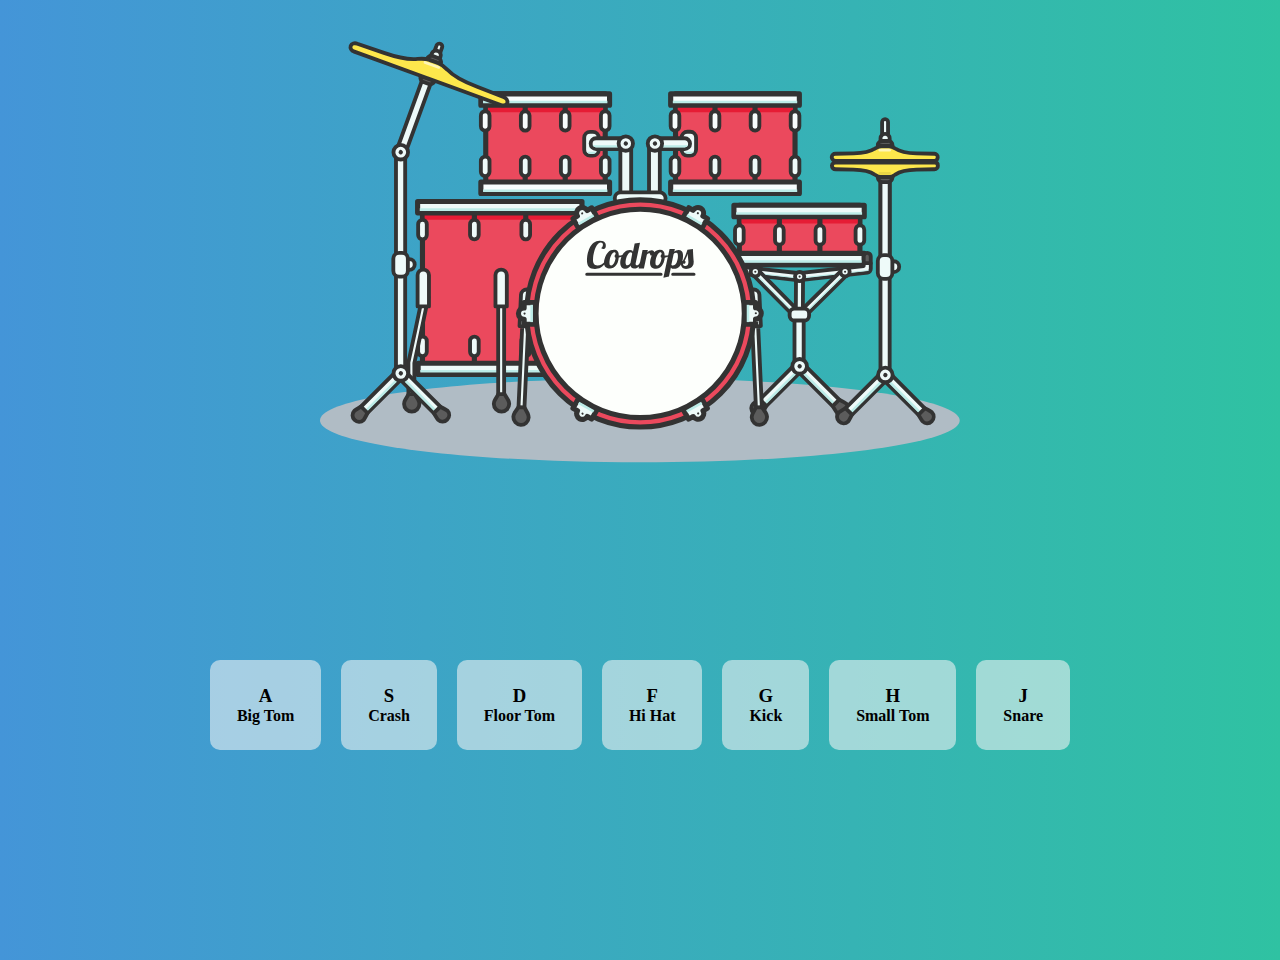
<file: 01-drum-kit/index.html>
<!DOCTYPE html>
<html lang="en">
  <head>
    <meta charset="UTF-8" />
    <meta name="viewport" content="width=device-width, initial-scale=1.0" />
    <meta http-equiv="X-UA-Compatible" content="ie=edge" />
    <title>Drum Kit</title>
    <link rel="stylesheet" href="./style.css" />
  </head>
  <body>
        <div id="container-drums" class="container-drums">
                <svg version="1.1" xmlns="http://www.w3.org/2000/svg" viewbox="0 0 1000 790" preserveAspectRatio="xMidYMid meet">
                    <g id="Drums">
                        <path id="Drum-Shadow" d="M999.77,656.9c0,36.16-223.73,65.48-499.77,65.48S0.23,693.06.23,656.9,224,591.42,500,591.42,999.77,620.65,999.77,656.9Z" transform="translate(-0.23)" fill="#b0bcc5"/>
                        <g id="Snare" data-key="74">
                            <g id="Snare-Drum">
                                <path d="M655.47,320.79H843.88v92.94H655.47V320.79Z" transform="translate(-0.23)" fill="#eb495d" stroke="#333" stroke-linecap="round" stroke-linejoin="round" stroke-width="8"/>
                                <path d="M840.5,345.29H658.84" transform="translate(-0.23)" fill="none" stroke="#e61c35" stroke-miterlimit="10" stroke-width="8"/>
                                <g>
                                    <path d="M662.22,375.71a6.76,6.76,0,1,1-13.52,0v-16.9a6.76,6.76,0,1,1,13.52,0v16.9Zm188.42,0a6.76,6.76,0,1,1-13.52,0v-16.9a6.76,6.76,0,1,1,13.52,0v16.9Z" transform="translate(-0.23)" fill="#eefaf9" stroke="#333" stroke-linecap="round" stroke-linejoin="round" stroke-width="6"/>
                                    <path d="M718,393.45v-11m0-30.42v-11" transform="translate(-0.23)" fill="none" stroke="#333" stroke-linecap="round" stroke-linejoin="round" stroke-width="8"/>
                                    <path d="M724.75,375.71a6.76,6.76,0,0,1-13.52,0v-16.9a6.76,6.76,0,0,1,13.52,0v16.9Z" transform="translate(-0.23)" fill="#eefaf9" stroke="#333" stroke-linecap="round" stroke-linejoin="round" stroke-width="6"/>
                                    <g>
                                        <path d="M781.36,393.45v-11m0-30.42v-11" transform="translate(-0.23)" fill="none" stroke="#333" stroke-linecap="round" stroke-linejoin="round" stroke-width="8"/>
                                        <path d="M788.12,375.71a6.76,6.76,0,0,1-13.52,0v-16.9a6.76,6.76,0,0,1,13.52,0v16.9Z" transform="translate(-0.23)" fill="#eefaf9" stroke="#333" stroke-linecap="round" stroke-linejoin="round" stroke-width="6"/>
                                    </g>
                                </g>
                                <path d="M647,320.79H850.64v17.74H647V320.79Zm0,75.2H850.64v17.74H647V396Z" transform="translate(-0.23)" fill="#eefaf9" stroke="#333" stroke-linecap="round" stroke-linejoin="round" stroke-width="8"/>
                                <path d="M650.4,333.46H847.26M650.4,408.66H847.26" transform="translate(-0.23)" fill="none" stroke="#bcece8" stroke-miterlimit="10" stroke-width="4"/>
                            </g>
                            <g id="Snare-Stand">
                                <path d="M741.65,491.46H756v80.27H741.65V491.46Z" transform="translate(-0.23)" fill="#eefaf9" stroke="#333" stroke-linecap="round" stroke-linejoin="round" stroke-width="6"/>
                                <g>
                                    <path d="M811.18,634.25a7.14,7.14,0,0,1-10.22-.08L744.6,577.81a7.17,7.17,0,1,1,10.14-10.14L811.1,624A7.29,7.29,0,0,1,811.18,634.25Z" transform="translate(-0.23)" fill="#eefaf9" stroke="#333" stroke-linecap="round" stroke-linejoin="round" stroke-width="6"/>
                                    <path d="M804.42,631.55l-56.78-56.78" transform="translate(-0.23)" fill="none" stroke="#bcece8" stroke-miterlimit="10" stroke-width="4"/>
                                    <path d="M811.52,624.45l-10.14,10.14s5.41,9.13,6.76,10.48c4,4,10.05,3.63,14-.34s4.31-10.05.42-14C821.24,629.52,811.52,624.45,811.52,624.45Z" transform="translate(-0.23)" fill="#5c5c5c" stroke="#333" stroke-linecap="round" stroke-linejoin="round" stroke-width="6"/>
                                </g>
                                <g>
                                    <path d="M687.91,634a7.14,7.14,0,0,1,.08-10.22l56.36-56.36a7.17,7.17,0,1,1,10.14,10.14l-56.36,56.36A7.14,7.14,0,0,1,687.91,634Z" transform="translate(-0.23)" fill="#eefaf9" stroke="#333" stroke-linecap="round" stroke-linejoin="round" stroke-width="6"/>
                                    <path d="M694.84,631.55l54.75-54.84" transform="translate(-0.23)" fill="none" stroke="#bcece8" stroke-miterlimit="10" stroke-width="4"/>
                                    <path d="M697.63,634.34L687.49,624.2S678.36,629.61,677,631c-4,4-3.63,10.05.34,14s10.05,4.31,14,.42C692.56,644.14,697.63,634.34,697.63,634.34Z" transform="translate(-0.23)" fill="#5c5c5c" stroke="#333" stroke-linecap="round" stroke-linejoin="round" stroke-width="6"/>
                                </g>
                                <path d="M738.27,572.41a11.41,11.41,0,1,1,11.41,11.41A11.36,11.36,0,0,1,738.27,572.41Z" transform="translate(-0.23)" fill="#eefaf9" stroke="#333" stroke-linecap="round" stroke-linejoin="round" stroke-width="6"/>
                                <path d="M751.7,569.62a3.39,3.39,0,1,0,.76,4.73A3.38,3.38,0,0,0,751.7,569.62Z" transform="translate(-0.23)" fill="#333"/>
                                <g>
                                    <path d="M647.86,400.72a5.49,5.49,0,1,0-11,0V411.2h11V400.72Z" transform="translate(-0.23)" fill="#5c5c5c" stroke="#333" stroke-linecap="round" stroke-linejoin="round" stroke-width="6"/>
                                    <path d="M647.86,415.67V411.2h-11v8.45c0,3,2.11,6,5.15,6.34l103.33,11.49,1-10.9-98.52-10.9h0Z" transform="translate(-0.23)" fill="#eefaf9" stroke="#333" stroke-linecap="round" stroke-linejoin="round" stroke-width="6"/>
                                    <path d="M642.54,423.53l100.38,11.24,0.17-1.69L640.34,421.59a2.86,2.86,0,0,0,2.2,1.94h0Z" transform="translate(-0.23)" fill="#bcece8"/>
                                    <g>
                                        <path d="M860.78,411.2h-11v4.48l-96.91,10.81,1.35,10.9L856.13,426c3-.34,4.73-3.38,4.73-6.34V411.2h-0.08Z" transform="translate(-0.23)" fill="#eefaf9" stroke="#333" stroke-linecap="round" stroke-linejoin="round" stroke-width="6"/>
                                        <path d="M756.35,432.91l0.17,1.69L856,423.53a2.88,2.88,0,0,0,2.11-1.61Z" transform="translate(-0.23)" fill="#bcece8"/>
                                        <path d="M860.78,400.72a5.49,5.49,0,1,0-11,0V411.2h11V400.72Z" transform="translate(-0.23)" fill="#5c5c5c" stroke="#333" stroke-linecap="round" stroke-linejoin="round" stroke-width="6"/>
                                    </g>
                                    <g>
                                        <path d="M744,432.3l11,0.06-0.36,63.37-11-.06Z" transform="translate(-0.23)" fill="#eefaf9" stroke="#333" stroke-linecap="round" stroke-linejoin="round" stroke-width="6"/>
                                        <circle cx="749.44" cy="432.15" r="7.18" fill="#eefaf9" stroke="#333" stroke-linecap="round" stroke-linejoin="round" stroke-width="6"/>
                                        <circle cx="749.44" cy="432.15" r="1.69" fill="#333"/>
                                        <g>
                                            <path d="M823.86,421.84a5.48,5.48,0,0,0-7.77-.08l-70.8,70,7.69,7.77,70.8-70A5.38,5.38,0,0,0,823.86,421.84Z" transform="translate(-0.23)" fill="#eefaf9" stroke="#333" stroke-linecap="round" stroke-linejoin="round" stroke-width="6"/>
                                            <path d="M815.83,432.32l-54.67,54.07" transform="translate(-0.23)" fill="none" stroke="#bcece8" stroke-miterlimit="10" stroke-width="2"/>
                                            <circle cx="820.42" cy="424.55" r="7.18" fill="#eefaf9" stroke="#333" stroke-linecap="round" stroke-linejoin="round" stroke-width="6"/>
                                            <circle cx="820.42" cy="424.55" r="1.69" fill="#333"/>
                                        </g>
                                        <g>
                                            <path d="M676.25,421a5.48,5.48,0,0,0-.08,7.77l70,70.8,7.77-7.69-70-70.8a5.38,5.38,0,0,0-7.69-.08h0Z" transform="translate(-0.23)" fill="#eefaf9" stroke="#333" stroke-linecap="round" stroke-linejoin="round" stroke-width="6"/>
                                            <path d="M679.71,427.25l58.55,59.14" transform="translate(-0.23)" fill="none" stroke="#bcece8" stroke-miterlimit="10" stroke-width="2"/>
                                            <circle cx="680.16" cy="424.55" r="7.18" fill="#eefaf9" stroke="#333" stroke-linecap="round" stroke-linejoin="round" stroke-width="6"/>
                                            <circle cx="680.16" cy="424.55" r="1.69" fill="#333"/>
                                        </g>
                                    </g>
                                    <path d="M764.46,493.24a7.54,7.54,0,0,1-7.52,7.52H741.56a7.54,7.54,0,0,1-7.52-7.52v-3.55a7.54,7.54,0,0,1,7.52-7.52h15.38a7.54,7.54,0,0,1,7.52,7.52v3.55Z" transform="translate(-0.23)" fill="#eefaf9" stroke="#333" stroke-linecap="round" stroke-linejoin="round" stroke-width="6"/>
                                </g>
                            </g>
                        </g>
                        <g id="Floor-Tom" data-key="68">
                            <g id="Floor-Tom-Drum">
                                <path d="M160.34,314.87H402.83V585.25H160.34V314.87Z" transform="translate(-0.23)" fill="#eb495d" stroke="#333" stroke-linecap="round" stroke-linejoin="round" stroke-width="8"/>
                                <path d="M399.45,339.38H163.72" transform="translate(-0.23)" fill="none" stroke="#e61c35" stroke-miterlimit="10" stroke-width="8"/>
                                <g>
                                    <path d="M167.1,367.26a6.76,6.76,0,0,1-13.52,0v-16.9a6.76,6.76,0,0,1,13.52,0v16.9Zm242.49,0a6.76,6.76,0,1,1-13.52,0v-16.9a6.76,6.76,0,0,1,13.52,0v16.9Z" transform="translate(-0.23)" fill="#eefaf9" stroke="#333" stroke-linecap="round" stroke-linejoin="round" stroke-width="6"/>
                                    <path d="M241.45,343.6v-11" transform="translate(-0.23)" fill="none" stroke="#333" stroke-linecap="round" stroke-linejoin="round" stroke-width="8"/>
                                    <path d="M248.21,367.26a6.76,6.76,0,1,1-13.52,0v-16.9a6.76,6.76,0,0,1,13.52,0v16.9Z" transform="translate(-0.23)" fill="#eefaf9" stroke="#333" stroke-linecap="round" stroke-linejoin="round" stroke-width="6"/>
                                    <g>
                                        <path d="M321.72,343.6v-11" transform="translate(-0.23)" fill="none" stroke="#333" stroke-linecap="round" stroke-linejoin="round" stroke-width="8"/>
                                        <path d="M328.48,367.26a6.76,6.76,0,1,1-13.52,0v-16.9a6.76,6.76,0,0,1,13.52,0v16.9Z" transform="translate(-0.23)" fill="#eefaf9" stroke="#333" stroke-linecap="round" stroke-linejoin="round" stroke-width="6"/>
                                    </g>
                                </g>
                                <path d="M152.74,314.87H409.59v17.74H152.74V314.87Z" transform="translate(-0.23)" fill="#eefaf9" stroke="#333" stroke-linecap="round" stroke-linejoin="round" stroke-width="8"/>
                                <path d="M156.12,327.55h250.1" transform="translate(-0.23)" fill="none" stroke="#bcece8" stroke-miterlimit="10" stroke-width="4"/>
                                <g>
                                    <g>
                                        <path d="M409.59,549.76a6.76,6.76,0,1,1-13.52,0v-16.9a6.76,6.76,0,0,1,13.52,0v16.9Zm-242.49,0a6.76,6.76,0,0,1-13.52,0v-16.9a6.76,6.76,0,0,1,13.52,0v16.9Z" transform="translate(-0.23)" fill="#eefaf9" stroke="#333" stroke-linecap="round" stroke-linejoin="round" stroke-width="6"/>
                                        <path d="M321.72,556.52v11" transform="translate(-0.23)" fill="none" stroke="#333" stroke-linecap="round" stroke-linejoin="round" stroke-width="8"/>
                                        <path d="M328.48,549.76a6.76,6.76,0,1,1-13.52,0v-16.9a6.76,6.76,0,0,1,13.52,0v16.9Z" transform="translate(-0.23)" fill="#eefaf9" stroke="#333" stroke-linecap="round" stroke-linejoin="round" stroke-width="6"/>
                                        <g>
                                            <path d="M241.45,556.52v11" transform="translate(-0.23)" fill="none" stroke="#333" stroke-linecap="round" stroke-linejoin="round" stroke-width="8"/>
                                            <path d="M248.21,549.76a6.76,6.76,0,1,1-13.52,0v-16.9a6.76,6.76,0,0,1,13.52,0v16.9Z" transform="translate(-0.23)" fill="#eefaf9" stroke="#333" stroke-linecap="round" stroke-linejoin="round" stroke-width="6"/>
                                        </g>
                                    </g>
                                    <path d="M153.58,567.51H410.44v17.74H153.58V567.51Z" transform="translate(-0.23)" fill="#eefaf9" stroke="#333" stroke-linecap="round" stroke-linejoin="round" stroke-width="8"/>
                                    <path d="M157,580.18h250.1" transform="translate(-0.23)" fill="none" stroke="#bcece8" stroke-miterlimit="10" stroke-width="4"/>
                                </g>
                            </g>
                            <g id="Floor-Tom-Legs">
                                <path d="M147.92,521.71l-9.55,44.53v64.38a4.73,4.73,0,0,0,4.65,4.82,4.67,4.67,0,0,0,4.65-4.82V567.25l9.55-44.53,9.38-44.53,3-14-9.21-1.86-12.42,59.4h0Z" transform="translate(-0.23)" fill="#eefaf9" stroke="#333" stroke-linecap="round" stroke-linejoin="round" stroke-width="6"/>
                                <path d="M153.92,625l-5.75-9.29h-9.29L133.3,625a11.43,11.43,0,0,0-1.69,6.17,12,12,0,0,0,12,12,12.13,12.13,0,0,0,12-12.17,14.12,14.12,0,0,0-1.69-6h0Z" transform="translate(-0.23)" fill="#5c5c5c" stroke="#333" stroke-linecap="round" stroke-linejoin="round" stroke-width="6"/>
                                <path d="M170.48,429.78a8.88,8.88,0,0,0-17.74,0v49h17.74v-49Z" transform="translate(-0.23)" fill="#eefaf9" stroke="#333" stroke-linecap="round" stroke-linejoin="round" stroke-width="6"/>
                                <g>
                                    <path d="M278.63,630.62a4.73,4.73,0,0,0,4.65,4.82,4.67,4.67,0,0,0,4.65-4.82V477.1h-9.29V630.62Z" transform="translate(-0.23)" fill="#eefaf9" stroke="#333" stroke-linecap="round" stroke-linejoin="round" stroke-width="6"/>
                                    <path d="M294.18,625l-5.75-9.29h-9.29L273.56,625a11.43,11.43,0,0,0-1.69,6.17,12,12,0,0,0,12,12,12.13,12.13,0,0,0,12-12.17,14.12,14.12,0,0,0-1.69-6h0Z" transform="translate(-0.23)" fill="#5c5c5c" stroke="#333" stroke-linecap="round" stroke-linejoin="round" stroke-width="6"/>
                                    <path d="M292.15,429.78a8.88,8.88,0,0,0-17.74,0v49h17.74v-49Z" transform="translate(-0.23)" fill="#eefaf9" stroke="#333" stroke-linecap="round" stroke-linejoin="round" stroke-width="6"/>
                                </g>
                                <g>
                                    <path d="M416,521.71l-12-59.57L395,464l2.87,14,9,44.53,8.79,44.53v63.37a4.73,4.73,0,0,0,4.65,4.82,4.67,4.67,0,0,0,4.65-4.82V566.07L416,521.71h0Z" transform="translate(-0.23)" fill="#eefaf9" stroke="#333" stroke-linecap="round" stroke-linejoin="round" stroke-width="6"/>
                                    <path d="M431.05,625l-5.75-9.29H416L410.44,625a11.43,11.43,0,0,0-1.69,6.17,12,12,0,0,0,12,12,12.13,12.13,0,0,0,12-12.17,14.12,14.12,0,0,0-1.69-6h0Z" transform="translate(-0.23)" fill="#5c5c5c" stroke="#333" stroke-linecap="round" stroke-linejoin="round" stroke-width="6"/>
                                    <path d="M392.7,429.78a8.88,8.88,0,0,1,17.74,0v49H392.7v-49Z" transform="translate(-0.23)" fill="#eefaf9" stroke="#333" stroke-linecap="round" stroke-linejoin="round" stroke-width="6"/>
                                </g>
                            </g>
                        </g>
                        <g id="Hi-Hat" data-key="70">
                            <g id="Hi-Hat-Stand-Top">
                                <path d="M887.82,290.37V190.84a4.73,4.73,0,0,0-4.65-4.82,4.67,4.67,0,0,0-4.65,4.82v99.53h9.29Z" transform="translate(-0.23)" fill="#eefaf9" stroke="#333" stroke-linecap="round" stroke-linejoin="round" stroke-width="6"/>
                                <path d="M890.35,416.94a6.91,6.91,0,0,1-6.93,6.93H883a6.91,6.91,0,0,1-6.93-6.93V216.19a6.91,6.91,0,0,1,6.93-6.93h0.42a6.91,6.91,0,0,1,6.93,6.93V416.94h0Z" transform="translate(-0.23)" fill="#eefaf9" stroke="#333" stroke-linecap="round" stroke-linejoin="round" stroke-width="6"/>
                                <path d="M878.52,249h9.29v65.9h-9.29V249Z" transform="translate(-0.23)" fill="#bcece8"/>
                                <path d="M895.08,227.85c0-.84-0.51-0.51-0.51-0.59v-0.42a6.23,6.23,0,0,0-6.51-6.59H879.2c-3.89,0-7.44,2.7-7.44,6.59v0.42c0,0.08.51-.25,0.51,0.59h22.81Z" transform="translate(-0.23)" fill="#5c5c5c" stroke="#333" stroke-linecap="round" stroke-linejoin="round" stroke-width="6"/>
                                <g id="Hi-Hat-Top">
                                    <path d="M960.23,240.27l-27.88-.68c-19.43-.42-27.8-3.8-33.37-7.6v0.17a16.91,16.91,0,0,0-10.73-3.55h-10a17.15,17.15,0,0,0-10.82,3.55v-0.08c-5.58,3.8-14,7.1-33.46,7.52l-28.3.59a5.6,5.6,0,0,0-5.83,5.41v0.08c0,3.13,3,5.66,6.08,5.66H960.4c3.13,0,5-2.53,5-5.66v-0.08a5,5,0,0,0-5.15-5.32h0Z" transform="translate(-0.23)" fill="#fde74c" stroke="#333" stroke-linecap="round" stroke-linejoin="round" stroke-width="6"/>
                                    <path d="M875.14,234.61h15.21" transform="translate(-0.23)" fill="none" stroke="#fef5b7" stroke-linecap="round" stroke-linejoin="round" stroke-width="4"/>
                                </g>
                            </g>
                            <g id="Hi-Hat-Bottom">
                                <path d="M805.78,264.43l27.8,0.68c19.43,0.42,28.05,3.8,33.12,7.6,3.38,2.37,7.52,4.14,11.58,4.14h10a17.51,17.51,0,0,0,10.82-4V272.8c5.58-3.8,14-7.18,33.46-7.69l27.8-.68a5.24,5.24,0,0,0,5.32-5.49v-0.08c0-3.13-1.94-4.9-5-4.9H806.2c-3.13,0-6.08,1.77-6.08,4.9v0.08c-0.17,3.21,2.53,5.49,5.66,5.49h0Z" transform="translate(-0.23)" fill="#fde74c" stroke="#333" stroke-linecap="round" stroke-linejoin="round" stroke-width="6"/>
                                <path d="M875.14,270.94h15.21" transform="translate(-0.23)" fill="none" stroke="#bead39" stroke-linecap="round" stroke-linejoin="round" stroke-width="4" opacity="0.3"/>
                            </g>
                            <g id="Hi-Hat-Stand">
                                <path d="M876,276.85h14.36V586.94H876V276.85Z" transform="translate(-0.23)" fill="#eefaf9" stroke="#333" stroke-linecap="round" stroke-linejoin="round" stroke-width="6"/>
                                <g>
                                    <path d="M945,647.77a7.14,7.14,0,0,1-10.22-.08l-56.36-56.36a7.17,7.17,0,1,1,10.14-10.14l56.36,56.36A7.14,7.14,0,0,1,945,647.77Z" transform="translate(-0.23)" fill="#eefaf9" stroke="#333" stroke-linecap="round" stroke-linejoin="round" stroke-width="6"/>
                                    <path d="M938.34,645.07l-56.78-56.78" transform="translate(-0.23)" fill="none" stroke="#bcece8" stroke-miterlimit="10" stroke-width="4"/>
                                    <path d="M945.36,638l-10.14,10.14s5.41,9.13,6.76,10.48c4,4,10.05,3.63,14-.34s4.31-10.05.42-14C955.16,643,945.36,638,945.36,638Z" transform="translate(-0.23)" fill="#5c5c5c" stroke="#333" stroke-linecap="round" stroke-linejoin="round" stroke-width="6"/>
                                </g>
                                <g>
                                    <path d="M821.83,647.52a7.14,7.14,0,0,1,.08-10.22l56.36-56.36a7.17,7.17,0,1,1,10.14,10.14l-56.36,56.36A7.14,7.14,0,0,1,821.83,647.52Z" transform="translate(-0.23)" fill="#eefaf9" stroke="#333" stroke-linecap="round" stroke-linejoin="round" stroke-width="6"/>
                                    <path d="M828.76,645.07l54.75-54.84" transform="translate(-0.23)" fill="none" stroke="#bcece8" stroke-miterlimit="10" stroke-width="4"/>
                                    <path d="M831.55,647.86l-10.14-10.14s-9.13,5.41-10.48,6.76c-4,4-3.63,10.05.34,14s10.05,4.31,14,.42C826.48,657.66,831.55,647.86,831.55,647.86Z" transform="translate(-0.23)" fill="#5c5c5c" stroke="#333" stroke-linecap="round" stroke-linejoin="round" stroke-width="6"/>
                                </g>
                                <path d="M872.19,585.92a11.41,11.41,0,1,1,11.41,11.41A11.36,11.36,0,0,1,872.19,585.92Z" transform="translate(-0.23)" fill="#eefaf9" stroke="#333" stroke-linecap="round" stroke-linejoin="round" stroke-width="6"/>
                                <path d="M885.62,583.14a3.39,3.39,0,1,0,.76,4.73A3.38,3.38,0,0,0,885.62,583.14Z" transform="translate(-0.23)" fill="#333"/>
                                <g>
                                    <circle cx="896.54" cy="416.69" r="8.45" fill="#eefaf9" stroke="#333" stroke-linecap="round" stroke-linejoin="round" stroke-width="6"/>
                                    <path d="M894.58,426.49a9.23,9.23,0,0,1-9.21,9.21h-4.31a9.23,9.23,0,0,1-9.21-9.21V407.82a9.23,9.23,0,0,1,9.21-9.21h4.31a9.23,9.23,0,0,1,9.21,9.21v18.67Z" transform="translate(-0.23)" fill="#eefaf9" stroke="#333" stroke-linecap="round" stroke-linejoin="round" stroke-width="6"/>
                                </g>
                                <path d="M872.27,276.85a1.2,1.2,0,0,0-.51-0.17v0.42a7.72,7.72,0,0,0,7.44,7.35h8.87c3.89,0,6.51-3.55,6.51-7.35v-0.42a1.2,1.2,0,0,1,.51.17H872.27Z" transform="translate(-0.23)" fill="#5c5c5c" stroke="#333" stroke-linecap="round" stroke-linejoin="round" stroke-width="6"/>
                            </g>
                        </g>
                        <g id="Main-Kit">
                            <g id="Toms">
                                <g id="Tom-Rack">
                                    <path d="M478,215.85a8.51,8.51,0,0,1,8.45,8.62v85.34c0,5.07-16.9,5.07-16.9,0V224.47A8.51,8.51,0,0,1,478,215.85Zm36.33,94V224.47a8.45,8.45,0,1,1,16.9,0v85.34C531.26,314.54,514.36,314.54,514.36,309.81Z" transform="translate(-0.23)" fill="#eefaf9" stroke="#333" stroke-linecap="round" stroke-linejoin="round" stroke-width="6"/>
                                    <path d="M540.22,309.81a9.27,9.27,0,0,1-9.29,9.29H470.09a9.29,9.29,0,0,1,0-18.59h60.83A9.27,9.27,0,0,1,540.22,309.81Z" transform="translate(-0.23)" fill="#eefaf9" stroke="#333" stroke-linecap="round" stroke-linejoin="round" stroke-width="6"/>
                                </g>
                                <g id="Tom-Left-All" data-key="72">
                                    <g id="Tom-Left-Drum">
                                        <path d="M259.2,146.74H445.93V302.2H259.2V146.74Z" transform="translate(-0.23)" fill="#eb495d" stroke="#333" stroke-linecap="round" stroke-linejoin="round" stroke-width="8"/>
                                        <path d="M262.58,171.24h180" transform="translate(-0.23)" fill="none" stroke="#e61c35" stroke-miterlimit="10" stroke-width="8"/>
                                        <g>
                                            <path d="M265.11,197.43a6.76,6.76,0,0,1-13.52,0v-16.9a6.76,6.76,0,0,1,13.52,0v16.9Zm187.57,0a6.76,6.76,0,1,1-13.52,0v-16.9a6.76,6.76,0,0,1,13.52,0v16.9Z" transform="translate(-0.23)" fill="#f8fdfd" stroke="#333" stroke-linecap="round" stroke-linejoin="round" stroke-width="6"/>
                                            <path d="M320.88,173.77v-11" transform="translate(-0.23)" fill="#f8fdfd" stroke="#333" stroke-linecap="round" stroke-linejoin="round" stroke-width="8"/>
                                            <path d="M327.64,197.43a6.76,6.76,0,1,1-13.52,0v-16.9a6.76,6.76,0,0,1,13.52,0v16.9Z" transform="translate(-0.23)" fill="#f8fdfd" stroke="#333" stroke-linecap="round" stroke-linejoin="round" stroke-width="6"/>
                                            <g>
                                                <path d="M383.4,173.77v-11" transform="translate(-0.23)" fill="#f8fdfd" stroke="#333" stroke-linecap="round" stroke-linejoin="round" stroke-width="8"/>
                                                <path d="M390.16,197.43a6.76,6.76,0,1,1-13.52,0v-16.9a6.76,6.76,0,0,1,13.52,0v16.9Z" transform="translate(-0.23)" fill="#f8fdfd" stroke="#333" stroke-linecap="round" stroke-linejoin="round" stroke-width="6"/>
                                            </g>
                                        </g>
                                        <path d="M251.59,146.74H452.68v17.74H251.59V146.74Z" transform="translate(-0.23)" fill="#f8fdfd" stroke="#333" stroke-linecap="round" stroke-linejoin="round" stroke-width="8"/>
                                        <path d="M449.3,159.41H255" transform="translate(-0.23)" fill="none" stroke="#bcece8" stroke-miterlimit="10" stroke-width="4"/>
                                        <g>
                                            <g>
                                                <path d="M452.68,268.4a6.76,6.76,0,1,1-13.52,0v-16.9a6.76,6.76,0,1,1,13.52,0v16.9Zm-187.57,0a6.76,6.76,0,0,1-13.52,0v-16.9a6.76,6.76,0,0,1,13.52,0v16.9Z" transform="translate(-0.23)" fill="#eefaf9" stroke="#333" stroke-linecap="round" stroke-linejoin="round" stroke-width="6"/>
                                                <path d="M383.4,275.16v11" transform="translate(-0.23)" fill="#eefaf9" stroke="#333" stroke-linecap="round" stroke-linejoin="round" stroke-width="8"/>
                                                <path d="M390.16,268.4a6.76,6.76,0,0,1-13.52,0v-16.9a6.76,6.76,0,1,1,13.52,0v16.9Z" transform="translate(-0.23)" fill="#eefaf9" stroke="#333" stroke-linecap="round" stroke-linejoin="round" stroke-width="6"/>
                                                <g>
                                                    <path d="M320.88,275.16v11" transform="translate(-0.23)" fill="#eefaf9" stroke="#333" stroke-linecap="round" stroke-linejoin="round" stroke-width="8"/>
                                                    <path d="M327.64,268.4a6.76,6.76,0,1,1-13.52,0v-16.9a6.76,6.76,0,1,1,13.52,0v16.9Z" transform="translate(-0.23)" fill="#eefaf9" stroke="#333" stroke-linecap="round" stroke-linejoin="round" stroke-width="6"/>
                                                </g>
                                            </g>
                                            <path d="M251.59,284.46H452.68V302.2H251.59V284.46Z" transform="translate(-0.23)" fill="#f8fdfd" stroke="#333" stroke-linecap="round" stroke-linejoin="round" stroke-width="8"/>
                                            <path d="M449.3,298H255" transform="translate(-0.23)" fill="none" stroke="#bcece8" stroke-miterlimit="10" stroke-width="4"/>
                                        </g>
                                    </g>
                                    <path d="M435.79,233.85a9.23,9.23,0,0,1-9.21,9.21h-4.31a9.23,9.23,0,0,1-9.21-9.21V215.17a9.23,9.23,0,0,1,9.21-9.21h4.31a9.23,9.23,0,0,1,9.21,9.21v18.67Z" transform="translate(-0.23)" fill="#eefaf9" stroke="#333" stroke-linecap="round" stroke-linejoin="round" stroke-width="6"/>
                                    <path d="M432.83,237.14h-16a6.68,6.68,0,0,0,5.83,3.38H427A6.58,6.58,0,0,0,432.83,237.14Z" transform="translate(-0.23)" fill="#bcece8"/>
                                    <path d="M431.65,232.92h45.54c5.07,0,9-3.72,9-8.45A8.16,8.16,0,0,0,478,216H431.65A8.45,8.45,0,1,0,431.65,232.92Z" transform="translate(-0.23)" fill="#eefaf9" stroke="#333" stroke-linecap="round" stroke-linejoin="round" stroke-width="6"/>
                                    <path d="M483.36,227H426.07a6,6,0,0,0,5.49,3.38h46A6.08,6.08,0,0,0,483.36,227Z" transform="translate(-0.23)" fill="#bcece8"/>
                                    <circle cx="477.8" cy="224.3" r="11.24" fill="#eefaf9" stroke="#333" stroke-linecap="round" stroke-linejoin="round" stroke-width="6"/>
                                    <path d="M480.06,221.6a3.39,3.39,0,1,0,.76,4.73A3.38,3.38,0,0,0,480.06,221.6Z" transform="translate(-0.23)" fill="#333"/>
                                </g>
                                <g id="Tom-Right-All" data-key="65">
                                    <g id="Tom-Right-Drum">
                                        <path d="M555.76,146.74H742.49V302.2H555.76V146.74Z" transform="translate(-0.23)" fill="#eb495d" stroke="#333" stroke-linecap="round" stroke-linejoin="round" stroke-width="8"/>
                                        <path d="M559.14,171.24h180" transform="translate(-0.23)" fill="none" stroke="#e61c35" stroke-miterlimit="10" stroke-width="8"/>
                                        <g>
                                            <path d="M561.68,197.43a6.76,6.76,0,0,1-13.52,0v-16.9a6.76,6.76,0,0,1,13.52,0v16.9Zm187.57,0a6.76,6.76,0,1,1-13.52,0v-16.9a6.76,6.76,0,0,1,13.52,0v16.9Z" transform="translate(-0.23)" fill="#f8fdfd" stroke="#333" stroke-linecap="round" stroke-linejoin="round" stroke-width="6"/>
                                            <path d="M617.44,173.77v-11" transform="translate(-0.23)" fill="#f8fdfd" stroke="#333" stroke-linecap="round" stroke-linejoin="round" stroke-width="8"/>
                                            <path d="M624.2,197.43a6.76,6.76,0,0,1-13.52,0v-16.9a6.76,6.76,0,0,1,13.52,0v16.9Z" transform="translate(-0.23)" fill="#f8fdfd" stroke="#333" stroke-linecap="round" stroke-linejoin="round" stroke-width="6"/>
                                            <g>
                                                <path d="M680,173.77v-11" transform="translate(-0.23)" fill="#f8fdfd" stroke="#333" stroke-linecap="round" stroke-linejoin="round" stroke-width="8"/>
                                                <path d="M686.73,197.43a6.76,6.76,0,1,1-13.52,0v-16.9a6.76,6.76,0,0,1,13.52,0v16.9Z" transform="translate(-0.23)" fill="#f8fdfd" stroke="#333" stroke-linecap="round" stroke-linejoin="round" stroke-width="6"/>
                                            </g>
                                        </g>
                                        <path d="M548.16,146.74H749.25v17.74H548.16V146.74Z" transform="translate(-0.23)" fill="#f8fdfd" stroke="#333" stroke-linecap="round" stroke-linejoin="round" stroke-width="8"/>
                                        <path d="M745.87,159.41H551.54" transform="translate(-0.23)" fill="none" stroke="#bcece8" stroke-miterlimit="10" stroke-width="4"/>
                                        <g>
                                            <g>
                                                <path d="M749.25,268.4a6.76,6.76,0,1,1-13.52,0v-16.9a6.76,6.76,0,1,1,13.52,0v16.9Zm-187.57,0a6.76,6.76,0,0,1-13.52,0v-16.9a6.76,6.76,0,0,1,13.52,0v16.9Z" transform="translate(-0.23)" fill="#eefaf9" stroke="#333" stroke-linecap="round" stroke-linejoin="round" stroke-width="6"/>
                                                <path d="M680,275.16v11" transform="translate(-0.23)" fill="#eefaf9" stroke="#333" stroke-linecap="round" stroke-linejoin="round" stroke-width="8"/>
                                                <path d="M686.73,268.4a6.76,6.76,0,1,1-13.52,0v-16.9a6.76,6.76,0,1,1,13.52,0v16.9Z" transform="translate(-0.23)" fill="#eefaf9" stroke="#333" stroke-linecap="round" stroke-linejoin="round" stroke-width="6"/>
                                                <g>
                                                    <path d="M617.44,275.16v11" transform="translate(-0.23)" fill="#eefaf9" stroke="#333" stroke-linecap="round" stroke-linejoin="round" stroke-width="8"/>
                                                    <path d="M624.2,268.4a6.76,6.76,0,1,1-13.52,0v-16.9a6.76,6.76,0,0,1,13.52,0v16.9Z" transform="translate(-0.23)" fill="#eefaf9" stroke="#333" stroke-linecap="round" stroke-linejoin="round" stroke-width="6"/>
                                                </g>
                                            </g>
                                            <path d="M548.16,284.46H749.25V302.2H548.16V284.46Z" transform="translate(-0.23)" fill="#f8fdfd" stroke="#333" stroke-linecap="round" stroke-linejoin="round" stroke-width="8"/>
                                            <path d="M745.87,298H551.54" transform="translate(-0.23)" fill="none" stroke="#bcece8" stroke-miterlimit="10" stroke-width="4"/>
                                        </g>
                                    </g>
                                    <path d="M587.87,215.09a9.23,9.23,0,0,0-9.21-9.21h-4.31a9.23,9.23,0,0,0-9.21,9.21v18.67a9.23,9.23,0,0,0,9.21,9.21h4.31a9.23,9.23,0,0,0,9.21-9.21V215.09Z" transform="translate(-0.23)" fill="#eefaf9" stroke="#333" stroke-linecap="round" stroke-linejoin="round" stroke-width="6"/>
                                    <path d="M568.78,237.14h16a6.68,6.68,0,0,1-5.83,3.38h-4.31A6.78,6.78,0,0,1,568.78,237.14Z" transform="translate(-0.23)" fill="#bcece8"/>
                                    <path d="M570,232.92H523.66a8.31,8.31,0,0,1-8.62-8.45,8.51,8.51,0,0,1,8.62-8.45H570A8.45,8.45,0,1,1,570,232.92Z" transform="translate(-0.23)" fill="#eefaf9" stroke="#333" stroke-linecap="round" stroke-linejoin="round" stroke-width="6"/>
                                    <path d="M518.25,227h57.29a6,6,0,0,1-5.49,3.38H524a6.16,6.16,0,0,1-5.75-3.38h0Z" transform="translate(-0.23)" fill="#bcece8"/>
                                    <circle cx="523.34" cy="224.3" r="11.24" fill="#eefaf9" stroke="#333" stroke-linecap="round" stroke-linejoin="round" stroke-width="6"/>
                                    <path d="M521.63,221.6a3.39,3.39,0,1,1-.76,4.73A3.38,3.38,0,0,1,521.63,221.6Z" transform="translate(-0.23)" fill="#333"/>
                                </g>
                            </g>
                            <g id="Kick" data-key="71">
                                <g id="Kick-Stand">
                                    <path d="M314.29,460.45a8.89,8.89,0,0,1,17.74.84l-2.28,49L312,509.46Zm11.24,49.68L319,651.58a4.68,4.68,0,0,1-4.9,4.56,4.61,4.61,0,0,1-4.39-5l6.51-141.44Z" transform="translate(-0.23)" fill="#eefaf9" stroke="#333" stroke-linecap="round" stroke-linejoin="round" stroke-width="6"/>
                                    <path d="M304.23,645.24l6.17-9,9.29,0.34,5.15,9.46c1,2.53,1.52,4.06,1.44,6.34a12,12,0,0,1-12.5,11.41,12.19,12.19,0,0,1-11.41-12.67A12.83,12.83,0,0,1,304.23,645.24Z" transform="translate(-0.23)" fill="#5c5c5c" stroke="#333" stroke-linecap="round" stroke-linejoin="round" stroke-width="6"/>
                                    <g>
                                        <path d="M686.81,460.45a8.89,8.89,0,0,0-17.74.84l2.28,49,17.74-.84Zm-11.24,49.68,6.51,141.44a4.68,4.68,0,0,0,4.9,4.56,4.61,4.61,0,0,0,4.39-5l-6.51-141.44Z" transform="translate(-0.23)" fill="#eefaf9" stroke="#333" stroke-linecap="round" stroke-linejoin="round" stroke-width="6"/>
                                        <path d="M696.87,645.24l-6.17-9-9.29.34-5.15,9.46c-1,2.53-1.52,4.06-1.44,6.34a12,12,0,0,0,12.5,11.41,12.19,12.19,0,0,0,11.41-12.67,13.91,13.91,0,0,0-1.86-5.91h0Z" transform="translate(-0.23)" fill="#5c5c5c" stroke="#333" stroke-linecap="round" stroke-linejoin="round" stroke-width="6"/>
                                    </g>
                                </g>
                                <g id="Kick-Drum">
                                    <circle cx="500.28" cy="489.77" r="177.43" fill="#eb495d" stroke="#333" stroke-linecap="round" stroke-linejoin="round" stroke-width="8"/>
                                    <circle id="Inner-Drum-Wobble" cx="500.28" cy="489.77" r="170" fill="none"/>
                                    <circle id="Inner-Drum" cx="500.28" cy="489.77" r="162.73" fill="#fdfffc" stroke="#333" stroke-linecap="round" stroke-linejoin="round" stroke-width="8"/>
                                    <g id="Drum-Logo-Wobble">
                                        <path d="M454,369.12l-3.63,16.81H451c6,0,10.31-7,10.31-12.67,0-4.06-2.28-7.6-7.94-7.6-11.74,0-19.52,6.59-19.52,17.57a9.43,9.43,0,0,0,1,4.9c-5,0-7.77-1.77-7.77-7,0-9.63,13.35-18.84,25.43-18.84,11.41,0,16.39,5.66,16.39,11.58,0,4.39-2.79,9.46-7.77,12.34,3.8,1.1,5,3.8,5,7.27,0,5.91-3.55,13.86-3.55,18.33a5,5,0,0,0,2.79,4.82,28.5,28.5,0,0,1-7.18,1.27c-4.73,0-5.66-2.45-5.66-4.82,0-4.82,3.8-13.52,3.8-19,0-2.87-1.1-4.9-4.31-4.9a11.75,11.75,0,0,0-2.28.25l-5.83,27.29H433.5l9.89-46Zm74.44,11.15a10.5,10.5,0,0,0-6.25,2.11L525.6,366l-10.73,1.44-8,37.6a17.54,17.54,0,0,0-.42,3.38,7.55,7.55,0,0,1-3.8,1.61c-2.87,0-3.63-1.18-3.63-2.79,0-.68.17-1.69,0.25-2.45l5.24-24.84H494.09l-5.24,24.84a14.42,14.42,0,0,0-.42,2.53c-1.77,1.44-3.63,2.7-5.15,2.7-2.87,0-3.63-1.1-3.63-2.7,0-.68.17-1.69,0.25-2.45L485.13,380H474.74l-5.24,24.84a21.76,21.76,0,0,0-.42,3.8c0,5.41,3.46,7.94,9,7.94,3.13,0,7-2.87,10.39-6.08,0.68,4.22,4,6.08,8.87,6.08,2.79,0,6.25-2.37,9.38-5.15,1.27,4,5.58,5.41,11.49,5.41,12.93,0,19.18-16,19.18-27.38C537.51,385.17,535.32,380.27,528.39,380.27Zm-8.53,31.35c-2.2,0-3.21-.51-3.21-2.7a23.67,23.67,0,0,1,.59-4l4.14-19.43a11.05,11.05,0,0,1,3.89-1c1.77,0,4.14,1,4.14,5.32,0,5.32-3.55,21.8-9.55,21.8h0Zm34.22-31.26-5.32,24.59a7.47,7.47,0,0,0-.34,2.28c0,1.61.76,2.7,3.63,2.7,1.69,0,3.63-1.27,5.49-2.87l5.66-26.7h10.48l-8.87,42c-2.2,10.31-8.36,12.34-13.18,12.34-4.39,0-8.53-3.13-8.53-7.86,0-6.76,5.66-8.87,12.5-10.81l1.1-5c-3.3,3-6.93,5.58-9.8,5.58-5.66,0-9-2.45-9-7.86a20.88,20.88,0,0,1,.42-3.72l5.07-24.59h10.65v-0.08ZM550,428.26c1.44,0,3.38-1.35,4.31-5.66l0.84-4.31c-4.56,1.52-8,3.63-8,7.52C547.06,426.83,548.41,428.26,550,428.26Zm-117.61-2.7H536.33" transform="translate(-0.23)" fill="none"/>
                                    </g>
                                    <g id="Codrops">
                                        <path d="M584.07,408.24a16.5,16.5,0,0,0-.17-1.94,20.94,20.94,0,0,1-.17-2.45c-0.08-.93-0.17-2.11-0.25-3.38s-0.17-3-.25-4.73-0.17-4-.34-6.51l-8.53,1.1c-0.93,2.87-1.86,5.66-3,8.45a70.62,70.62,0,0,1-4.06,8.53,3,3,0,0,0-.84.59,32.87,32.87,0,0,0,.76-4,37.66,37.66,0,0,0,.25-4.22,15.86,15.86,0,0,0-.51-4.31,6.31,6.31,0,0,0-1.52-2.79,5.72,5.72,0,0,0-2.2-1.52,7.43,7.43,0,0,0-2.79-.42,10.53,10.53,0,0,0-3.8.68,14.26,14.26,0,0,0-2.87,1.94l0.93-4.14h-8.28l-2.11,9.63-0.08-.08a11.83,11.83,0,0,1-2.37.51,9.75,9.75,0,0,1-2.2.08h-0.34l-0.51.34v-0.08c0-6.08-2.37-9.21-7.27-9.21a12.47,12.47,0,0,0-5.15,1,14.36,14.36,0,0,0-4,2.7c0-.17-0.08-0.34-0.08-0.51a3.52,3.52,0,0,0-.76-1.35,4.92,4.92,0,0,0-1.27-.93,3.78,3.78,0,0,0-1.69-.34,5,5,0,0,0-1.94.34,16,16,0,0,0-1.77.76,10.76,10.76,0,0,0-1.61,1.1l-1.52,1.27,0.76-3.55h-8.28l-3.89,18.5-0.76,2a13.29,13.29,0,0,1-1,1.61,6.66,6.66,0,0,1-1.27,1,3.16,3.16,0,0,1-1.52.42A3,3,0,0,1,494,414a2,2,0,0,1-.59-1.69,3.47,3.47,0,0,1,.08-0.93,3.59,3.59,0,0,1,.17-0.93l6.59-31-8.36,1.18-2.7,13.18v-0.25a2.73,2.73,0,0,0-1.27-2.11,5.91,5.91,0,0,0-3.63-.84,11.28,11.28,0,0,0-4.56.93A12.12,12.12,0,0,0,476,394a20.15,20.15,0,0,0-2.87,3.63,3.42,3.42,0,0,0-.42.76c-0.08,0-.17.08-0.25,0.08a12.12,12.12,0,0,1-2.37.59,9.75,9.75,0,0,1-2.2.08h-0.34l-0.42.34v-0.08c0-6.08-2.37-9.21-7.35-9.21a12.88,12.88,0,0,0-5.24,1,13.37,13.37,0,0,0-4.06,2.79,18.9,18.9,0,0,0-3,3.89,26.24,26.24,0,0,0-3.13,8.87,28.06,28.06,0,0,0-.34,3.46,13.83,13.83,0,0,1-4,3,13.4,13.4,0,0,1-6.25,1.52,8.15,8.15,0,0,1-3.46-.68,4.54,4.54,0,0,1-2.11-1.86,8.36,8.36,0,0,1-1.1-2.79,16.36,16.36,0,0,1-.25-3.63,51.42,51.42,0,0,1,.42-6.08,45.59,45.59,0,0,1,1.27-6.08,55.52,55.52,0,0,1,1.86-5.66,26.57,26.57,0,0,1,2.45-4.65,15.46,15.46,0,0,1,2.87-3.21,5.16,5.16,0,0,1,3.13-1.18,4.26,4.26,0,0,1,1.61.25,2.57,2.57,0,0,1,1.1.76,2.78,2.78,0,0,1,.59,1.1,6.57,6.57,0,0,1,.17,1.35,5.85,5.85,0,0,1-.25,1.69,6.35,6.35,0,0,1-.59,1.52,4.74,4.74,0,0,1-.84,1.27,4,4,0,0,1-1,.76,3.32,3.32,0,0,0,1.69,1.27,5.68,5.68,0,0,0,1.52.25,4,4,0,0,0,1.86-.42,3.16,3.16,0,0,0,1.27-1.1,3.76,3.76,0,0,0,.68-1.69,16.46,16.46,0,0,0,.17-2.11,7.84,7.84,0,0,0-.76-3.55,6.18,6.18,0,0,0-2-2.37,8.35,8.35,0,0,0-3-1.35,17.9,17.9,0,0,0-3.72-.42,14.35,14.35,0,0,0-5.15.84,15.21,15.21,0,0,0-4.31,2.37,19.71,19.71,0,0,0-3.46,3.55,28.38,28.38,0,0,0-2.7,4.31,41.16,41.16,0,0,0-2,4.82,36.39,36.39,0,0,0-1.35,5,47.5,47.5,0,0,0-.76,4.82,39.11,39.11,0,0,0-.25,4.31,24.79,24.79,0,0,0,.76,6.59,10,10,0,0,0,2.37,4.39,9.83,9.83,0,0,0,3.89,2.45,18.16,18.16,0,0,0,5.58.76,17,17,0,0,0,4.39-.59,19.79,19.79,0,0,0,4.65-1.86,17.32,17.32,0,0,0,4.22-3.3,14.68,14.68,0,0,0,1.1-1.27,7.14,7.14,0,0,0,.42,1.44,6.16,6.16,0,0,0,1.94,2.79,8.31,8.31,0,0,0,3,1.61,12.76,12.76,0,0,0,3.72.51,11.11,11.11,0,0,0,5-1.18,12.45,12.45,0,0,0,4.14-3.46,22,22,0,0,0,3-5.41,30,30,0,0,0,1.52-7.18,21.26,21.26,0,0,0,4.14-1.1,4.12,4.12,0,0,0-.25.59,29.23,29.23,0,0,0-1.18,4.48,25.54,25.54,0,0,0-.42,4.22,12.81,12.81,0,0,0,.68,4.31,8.62,8.62,0,0,0,1.69,2.87,5.9,5.9,0,0,0,2.45,1.61,8.23,8.23,0,0,0,2.87.51,9.65,9.65,0,0,0,2.79-.42,12.38,12.38,0,0,0,2.37-1.18,9.06,9.06,0,0,0,1.86-1.69,10.49,10.49,0,0,0,1.44-1.94,6.18,6.18,0,0,0,1.77,3.72,5.74,5.74,0,0,0,3.8,1.27,11.9,11.9,0,0,0,1.69-.08,9.46,9.46,0,0,0,1.94-.51,15.79,15.79,0,0,0,2.11-1,11.57,11.57,0,0,0,1.94-1.69l-0.68,3.3h8.28l4.56-21.8a14.91,14.91,0,0,1,1.94-1.61,3.72,3.72,0,0,1,2.2-.59,0.66,0.66,0,0,1,.59.25,1.61,1.61,0,0,1,.25.68,3,3,0,0,1,.17.93,4.12,4.12,0,0,0,.34.93,1.73,1.73,0,0,0,.68.68,2.37,2.37,0,0,0,1.27.25h0.34c-0.51,1-.93,2.11-1.35,3.21a22.28,22.28,0,0,0-1.1,4.39,21.76,21.76,0,0,0-.34,3.8,12.65,12.65,0,0,0,.68,4.22,6.16,6.16,0,0,0,1.94,2.79,8.31,8.31,0,0,0,3,1.61,12.76,12.76,0,0,0,3.72.51,11.11,11.11,0,0,0,5-1.18,12.45,12.45,0,0,0,4.14-3.46,22,22,0,0,0,3-5.41,30,30,0,0,0,1.52-7.18,21.24,21.24,0,0,0,4.82-1.35l-6.93,32.78,8.7-2.11,3-14a4.65,4.65,0,0,0,.59.76,3.75,3.75,0,0,0,.93.68,6.33,6.33,0,0,0,1.35.42,11.87,11.87,0,0,0,1.94.17,12.67,12.67,0,0,0,4.9-.93,11.6,11.6,0,0,0,3.72-2.53,11.9,11.9,0,0,0,2.28-3.13,16,16,0,0,0,.42,1.94,7.09,7.09,0,0,0,1.52,2.37,8.24,8.24,0,0,0,2.62,1.69,9.74,9.74,0,0,0,3.72.68c0.76,0,1.61-.08,2.53-0.17a14.94,14.94,0,0,0,2.62-.68,13.46,13.46,0,0,0,2.45-1.27,8.43,8.43,0,0,0,2-1.86,12.32,12.32,0,0,0,1.44-2.53,10.52,10.52,0,0,0,.51-3.38,8.93,8.93,0,0,0,.17-2h0Zm-122.94-9.8a3.5,3.5,0,0,0-.51,1.94,2.89,2.89,0,0,0,.34,1.52,1.58,1.58,0,0,0,1.18.84,35.75,35.75,0,0,1-1,4.73,19.79,19.79,0,0,1-1.61,3.8,9.07,9.07,0,0,1-1.94,2.53,3.36,3.36,0,0,1-2.11.93,5.88,5.88,0,0,1-1.35-.17,2.4,2.4,0,0,1-.93-0.68,3.19,3.19,0,0,1-.51-1.44,16.14,16.14,0,0,1-.17-2.37,22.27,22.27,0,0,1,.25-3.21,26.6,26.6,0,0,1,.76-3.55c0.34-1.18.76-2.37,1.18-3.46a25.68,25.68,0,0,1,1.61-3,11.65,11.65,0,0,1,1.77-2.11,3.19,3.19,0,0,1,2-.76,2.61,2.61,0,0,1,.93.17,1.33,1.33,0,0,1,.59.59,2.82,2.82,0,0,1,.42,1,7.58,7.58,0,0,1,.17,1.52,5,5,0,0,0-1.1,1.18h0Zm24.5,11v0.34a4.39,4.39,0,0,1-.93,2.11,7.57,7.57,0,0,1-1.27,1.52,3.59,3.59,0,0,1-1.44.84,4.2,4.2,0,0,1-1.35.25,3.79,3.79,0,0,1-.93-0.08,2,2,0,0,1-.93-0.51,4.78,4.78,0,0,1-.76-1.35,9.16,9.16,0,0,1-.34-2.53,20.1,20.1,0,0,1,.25-3,28.54,28.54,0,0,1,.76-3.46c0.34-1.18.76-2.28,1.18-3.38a19.34,19.34,0,0,1,1.61-3,9.47,9.47,0,0,1,1.94-2.11,4.09,4.09,0,0,1,2.28-.76,3.75,3.75,0,0,1,1.1.17,4.69,4.69,0,0,1,.68.51,1.7,1.7,0,0,1,.34.68,3.06,3.06,0,0,1,.25.59l-2.45,13.18h0Zm47.4-11a3.5,3.5,0,0,0-.51,1.94,2.89,2.89,0,0,0,.34,1.52,1.58,1.58,0,0,0,1.18.84,35.75,35.75,0,0,1-1,4.73,19.78,19.78,0,0,1-1.61,3.8,9.06,9.06,0,0,1-1.94,2.53,3.36,3.36,0,0,1-2.11.93,5.88,5.88,0,0,1-1.35-.17,2.4,2.4,0,0,1-.93-0.68,3.19,3.19,0,0,1-.51-1.44,16.14,16.14,0,0,1-.17-2.37,22.26,22.26,0,0,1,.25-3.21,26.59,26.59,0,0,1,.76-3.55c0.34-1.18.76-2.37,1.18-3.46a25.67,25.67,0,0,1,1.61-3,11.65,11.65,0,0,1,1.77-2.11,3.19,3.19,0,0,1,2-.76,2.61,2.61,0,0,1,.93.17,1.33,1.33,0,0,1,.59.59,2.82,2.82,0,0,1,.42,1,7.58,7.58,0,0,1,.17,1.52,5,5,0,0,0-1.1,1.18h0Zm26.36,4.14a23.61,23.61,0,0,1-.59,3.38,22.33,22.33,0,0,1-1,3.38,13.18,13.18,0,0,1-1.52,2.87,6.89,6.89,0,0,1-2.11,2,4.82,4.82,0,0,1-2.7.76,2.51,2.51,0,0,1-1.52-.42,1.77,1.77,0,0,1-.68-0.93l3.38-16.05a6.56,6.56,0,0,1,1.86-2.11,3.6,3.6,0,0,1,2-.68,3.79,3.79,0,0,1,.93.08,1.61,1.61,0,0,1,.93.59,5.49,5.49,0,0,1,.76,1.44,10.4,10.4,0,0,1,.34,2.62,12.44,12.44,0,0,1-.08,3h0Zm16,10.14a4.51,4.51,0,0,1-1.1,1.61,4.43,4.43,0,0,1-1.61.93,6.59,6.59,0,0,1-1.86.25,3.22,3.22,0,0,1-2.7-1,5,5,0,0,1-.76-3,1,1,0,0,0,.68.59,3.59,3.59,0,0,0,.93.17,1.8,1.8,0,0,0,1-.25,1.49,1.49,0,0,0,.76-0.68,2,2,0,0,0,.51-0.93,4.24,4.24,0,0,0,.17-1,1.65,1.65,0,0,0-.34-1.18,2.64,2.64,0,0,0-.93-0.76c0.93-1.86,1.86-3.63,2.62-5.41s1.44-3.55,2-5.41c0.08,1.44.25,2.79,0.34,3.89s0.17,2.11.25,3,0.17,1.61.25,2.2,0.08,1.18.17,1.69,0.08,1,.08,1.44v1.44a9.58,9.58,0,0,1-.51,2.53h0Z" transform="translate(-0.23)" fill="#333"/>
                                        <path d="M533,428.52H417.2m167.29,0h-33" transform="translate(-0.23)" fill="none" stroke="#333" stroke-linecap="round" stroke-miterlimit="10" stroke-width="5"/>
                                    </g>
                                    <path d="M319.19,481.07a8.87,8.87,0,1,0,0,17.74v7.86h16.9v-33.8h-16.9v8.2Z" transform="translate(-0.23)" fill="#eefaf9" stroke="#333" stroke-linecap="round" stroke-linejoin="round" stroke-width="8"/>
                                    <path d="M318.17,490a1.69,1.69,0,1,0,1.69-1.69A1.69,1.69,0,0,0,318.17,490Z" transform="translate(-0.23)" fill="#333"/>
                                    <path d="M331,503.29v-27" transform="translate(-0.23)" fill="none" stroke="#bcece8" stroke-miterlimit="10" stroke-width="4"/>
                                    <path d="M402.58,641.94a8.84,8.84,0,1,0,15.29,8.87l6.84,4,8.45-14.62-29.23-16.9-8.45,14.62Z" transform="translate(-0.23)" fill="#eefaf9" stroke="#333" stroke-linecap="round" stroke-linejoin="round" stroke-width="8"/>
                                    <path d="M409.59,647.77a1.71,1.71,0,0,0,2.28-.59,1.67,1.67,0,0,0-2.87-1.69A1.57,1.57,0,0,0,409.59,647.77Z" transform="translate(-0.23)" fill="#333"/>
                                    <path d="M427.84,642.87l-23.4-13.52" transform="translate(-0.23)" fill="none" stroke="#bcece8" stroke-miterlimit="10" stroke-width="4"/>
                                    <g>
                                        <path d="M583.39,650.73a8.84,8.84,0,0,0,15.29-8.87l6.76-3.89L597,623.35l-29.23,16.9,8.45,14.62,7.18-4.14h0Z" transform="translate(-0.23)" fill="#eefaf9" stroke="#333" stroke-linecap="round" stroke-linejoin="round" stroke-width="8"/>
                                        <path d="M591.93,647.52a1.67,1.67,0,1,0-2.28-.59A1.68,1.68,0,0,0,591.93,647.52Z" transform="translate(-0.23)" fill="#333"/>
                                        <path d="M596.74,629.35l-23.49,13.52" transform="translate(-0.23)" fill="none" stroke="#bcece8" stroke-miterlimit="10" stroke-width="4"/>
                                    </g>
                                    <g>
                                        <path d="M680.81,498.48a8.87,8.87,0,1,0,0-17.74v-7.86h-16.9v33.8h16.9v-8.2Z" transform="translate(-0.23)" fill="#eefaf9" stroke="#333" stroke-linecap="round" stroke-linejoin="round" stroke-width="8"/>
                                        <path d="M682.93,489.44a1.69,1.69,0,1,0-1.69,1.69A1.69,1.69,0,0,0,682.93,489.44Z" transform="translate(-0.23)" fill="#333"/>
                                        <path d="M669,476.25v27" transform="translate(-0.23)" fill="none" stroke="#bcece8" stroke-miterlimit="10" stroke-width="4"/>
                                    </g>
                                    <g>
                                        <path d="M598.52,337.43a8.84,8.84,0,0,0-15.29-8.87l-6.76-3.89L568,339.29l29.23,16.9,8.45-14.62-7.18-4.14h0Z" transform="translate(-0.23)" fill="#eefaf9" stroke="#333" stroke-linecap="round" stroke-linejoin="round" stroke-width="8"/>
                                        <path d="M591.5,331.69a1.71,1.71,0,0,0-2.28.59A1.67,1.67,0,1,0,592.1,334,1.66,1.66,0,0,0,591.5,331.69Z" transform="translate(-0.23)" fill="#333"/>
                                        <path d="M573.42,336.67l23.4,13.52" transform="translate(-0.23)" fill="none" stroke="#bcece8" stroke-miterlimit="10" stroke-width="4"/>
                                    </g>
                                    <g>
                                        <path d="M417.7,328.82a8.84,8.84,0,1,0-15.29,8.87l-6.84,4L404,356.28l29.23-16.9-8.45-14.62Z" transform="translate(-0.23)" fill="#eefaf9" stroke="#333" stroke-linecap="round" stroke-linejoin="round" stroke-width="8"/>
                                        <path d="M409.09,331.94a1.68,1.68,0,0,0-.59,2.28,1.67,1.67,0,0,0,2.87-1.69A1.64,1.64,0,0,0,409.09,331.94Z" transform="translate(-0.23)" fill="#333"/>
                                        <path d="M404.27,350.19l23.49-13.52" transform="translate(-0.23)" fill="none" stroke="#bcece8" stroke-miterlimit="10" stroke-width="4"/>
                                    </g>
                                </g>
                            </g>
                        </g>
                        <g id="Crash" data-key="83">
                            <g id="Crash-Stand-Top">
                                <path d="M173.78,121.64l17.15-47.15a4.64,4.64,0,1,0-8.7-3.21l-17.15,47.15Z" transform="translate(-0.23)" fill="#eefaf9" stroke="#333" stroke-linecap="round" stroke-linejoin="round" stroke-width="6"/>
                                <path d="M188.48,88.61a7,7,0,0,0-4.14-9l-0.42-.17a7,7,0,0,0-9,4.14L119.87,235.11l13.52,4.9Z" transform="translate(-0.23)" fill="#eefaf9" stroke="#333" stroke-linecap="round" stroke-linejoin="round" stroke-width="6"/>
                                <path d="M157.81,118.6a0.3,0.3,0,0,1-.08.17l-0.17.42a7,7,0,0,0,4.14,9l8.36,3a7,7,0,0,0,9-4.14l0.17-.42c0-.08,0-0.17.08-0.17l-21.46-7.86h0Zm30.92-18.42a0.3,0.3,0,0,1,.08-0.17l0.17-.42a7,7,0,0,0-4.14-9l-8.36-3a7,7,0,0,0-9,4.14l-0.17.42c0,0.08,0,.17-0.08.17l21.46,7.86h0Z" transform="translate(-0.23)" fill="#5c5c5c" stroke="#333" stroke-linecap="round" stroke-linejoin="round" stroke-width="6"/>
                                <g id="Crash-Cymbol">
                                    <path d="M286.91,151.47l-41.15-15.8c-28.64-11-39.63-19.26-46.3-26.61-2.79-2.87-8.28-8-14.28-10.22l-7.35-2.7h-0.17s-5.58-2-7.35-2.7c-6-2.2-13.6-1.77-17.49-1.35-9.89,1.27-23.66.59-52.64-9.38L58.53,68.33c-4.56-1.69-9-.25-10.22,3.3l-0.08.08c-1.27,3.55.93,7.27,5.58,9l114.4,41.65h0.17L282.77,164c4.56,1.69,8.7.25,10.05-3.3l0.08-.08c1-3.55-1.44-7.44-6-9.13h0Z" transform="translate(-0.23)" fill="#fde74c" stroke="#333" stroke-linecap="round" stroke-linejoin="round" stroke-width="6"/>
                                    <path d="M185.86,105.42l-21.71-7.86" transform="translate(-0.23)" fill="none" stroke="#fef5b7" stroke-linecap="round" stroke-linejoin="round" stroke-width="4"/>
                                </g>
                            </g>
                            <g id="Crash-Stand">
                                <path d="M118.94,238H133.3V583.56H118.94V238Z" transform="translate(-0.23)" fill="#eefaf9" stroke="#333" stroke-linecap="round" stroke-linejoin="round" stroke-width="6"/>
                                <g>
                                    <path d="M188,645.24a7.14,7.14,0,0,1-10.22-.08L121.39,588.8a7.17,7.17,0,1,1,10.14-10.14L187.89,635A7.14,7.14,0,0,1,188,645.24Z" transform="translate(-0.23)" fill="#eefaf9" stroke="#333" stroke-linecap="round" stroke-linejoin="round" stroke-width="6"/>
                                    <path d="M181.3,642.53l-56.78-56.78" transform="translate(-0.23)" fill="none" stroke="#bcece8" stroke-miterlimit="10" stroke-width="4"/>
                                    <path d="M188.31,635.44l-10.14,10.14s5.41,9.13,6.76,10.48c4,4,10.05,3.63,14-.34s4.31-10.05.42-14C198.11,640.51,188.31,635.44,188.31,635.44Z" transform="translate(-0.23)" fill="#5c5c5c" stroke="#333" stroke-linecap="round" stroke-linejoin="round" stroke-width="6"/>
                                </g>
                                <g>
                                    <path d="M64.78,645a7.14,7.14,0,0,1,.08-10.22l56.36-56.36a7.17,7.17,0,1,1,10.14,10.14L75,644.9A7.14,7.14,0,0,1,64.78,645Z" transform="translate(-0.23)" fill="#eefaf9" stroke="#333" stroke-linecap="round" stroke-linejoin="round" stroke-width="6"/>
                                    <path d="M71.71,642.53l54.75-54.84" transform="translate(-0.23)" fill="none" stroke="#bcece8" stroke-miterlimit="10" stroke-width="4"/>
                                    <path d="M74.5,645.32L64.36,635.18s-9.13,5.41-10.48,6.76c-4,4-3.63,10.05.34,14s10.05,4.31,14,.42C69.43,655.12,74.5,645.32,74.5,645.32Z" transform="translate(-0.23)" fill="#5c5c5c" stroke="#333" stroke-linecap="round" stroke-linejoin="round" stroke-width="6"/>
                                </g>
                                <path d="M115.14,583.39a11.41,11.41,0,1,1,11.41,11.41A11.36,11.36,0,0,1,115.14,583.39Z" transform="translate(-0.23)" fill="#eefaf9" stroke="#333" stroke-linecap="round" stroke-linejoin="round" stroke-width="6"/>
                                <path d="M128.57,580.6a3.39,3.39,0,1,0,.76,4.73A3.38,3.38,0,0,0,128.57,580.6Z" transform="translate(-0.23)" fill="#333"/>
                                <g>
                                    <circle cx="139.5" cy="413.31" r="8.45" fill="#eefaf9" stroke="#333" stroke-linecap="round" stroke-linejoin="round" stroke-width="6"/>
                                    <path d="M137.53,423.11a9.23,9.23,0,0,1-9.21,9.21H124a9.23,9.23,0,0,1-9.21-9.21V404.44a9.23,9.23,0,0,1,9.21-9.21h4.31a9.23,9.23,0,0,1,9.21,9.21v18.67Z" transform="translate(-0.23)" fill="#eefaf9" stroke="#333" stroke-linecap="round" stroke-linejoin="round" stroke-width="6"/>
                                </g>
                                <g>
                                    <path d="M115,237.82a11.41,11.41,0,1,1,11.41,11.41A11.36,11.36,0,0,1,115,237.82Z" transform="translate(-0.23)" fill="#eefaf9" stroke="#333" stroke-linecap="round" stroke-linejoin="round" stroke-width="6"/>
                                    <path d="M128.4,235a3.39,3.39,0,1,0,.76,4.73A3.38,3.38,0,0,0,128.4,235Z" transform="translate(-0.23)" fill="#333"/>
                                </g>
                            </g>
                        </g>
                    </g>
                </svg>
            </div>
            <!-- Audio stuff -->
            <audio  id="Big-Rack-Tom-Audio" data-key="65" src="./sound/Big-Rack-Tom.mp3">
            </audio>
            <audio id="Crash-Audio" data-key="83" src="./sound/Crash.mp3">
            </audio>
            <audio id="Floor-Tom-Audio" data-key="68" src="./sound/Floor-Tom.mp3">
            </audio>
            <audio id="Hi-Hat-Closed-Audio" data-key="70" src="./sound/Hi-Hat-Closed.mp3">
            </audio>
            <audio id="Kick-Audio" data-key="71" src="./sound/Kick.mp3">
            </audio>
            <audio id="Small-Rack-Tom-Audio" data-key="72" src="./sound/Small-Rack-Tom.mp3">
            </audio>
            <audio id="Snare-Audio" data-key="74" src="./sound/Snare.mp3">
            </audio>
            <section class="keys">
                <div data-key="65" class="key"><h3>A</h3><h4>Big Tom</h4></div>
                <div data-key="83" class="key"><h3>S</h3><h4>Crash</h4></div>
                <div data-key="68" class="key"><h3>D</h3><h4>Floor Tom</h4></div>
                <div data-key="70" class="key"><h3>F</h3><h4>Hi Hat</h4></div>
                <div data-key="71" class="key"><h3>G</h3><h4>Kick</h4></div>
                <div data-key="72" class="key"><h3>H</h3><h4>Small Tom</h4></div>
                <div data-key="74" class="key"><h3>J</h3><h4>Snare</h4></div>

            </section>
    <script src="./index.js"></script>
  </body>
</html>
</file>
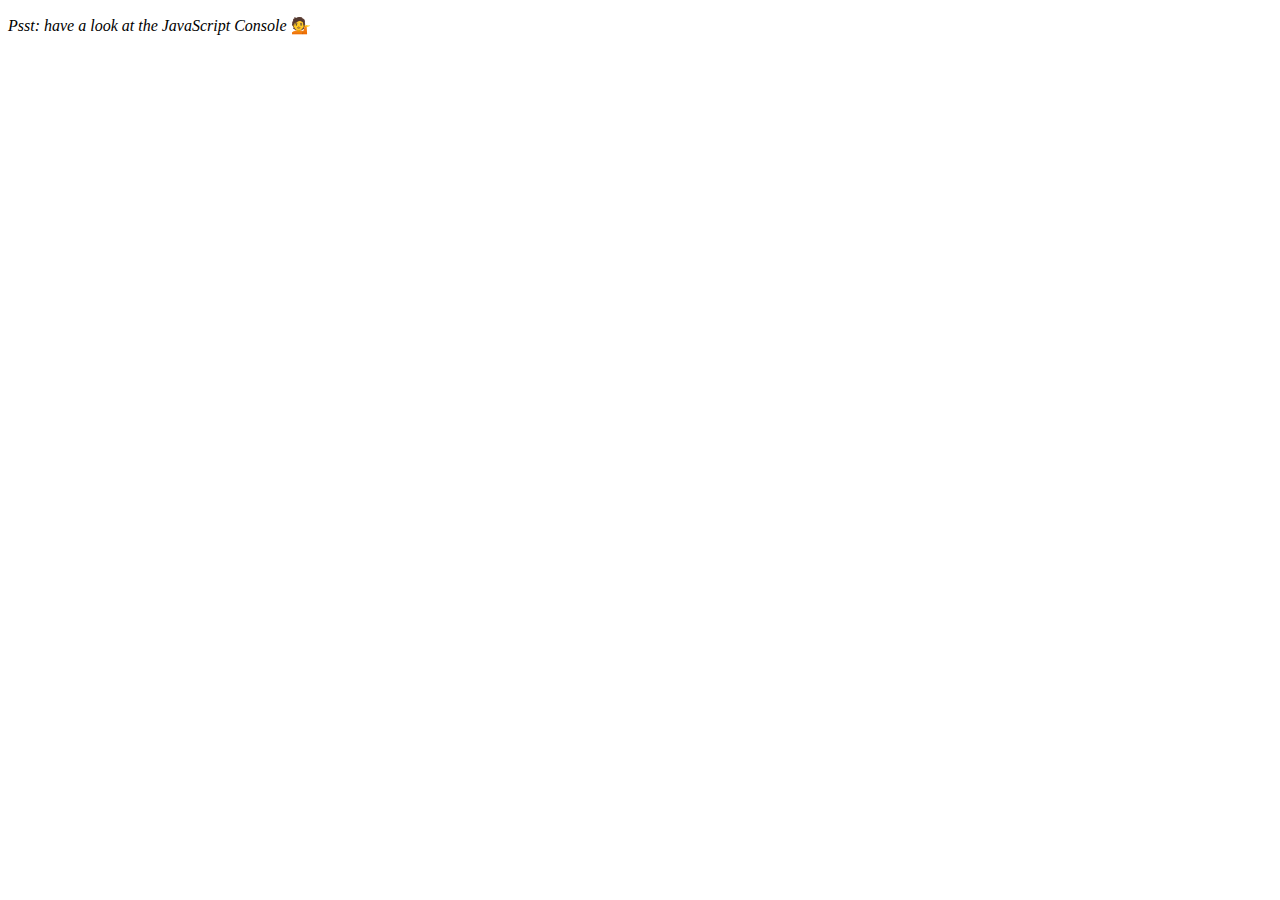
<file: 04-array-cardio/index.html>
<!DOCTYPE html>
<html lang="en">
<head>
  <meta charset="UTF-8">
  <title>Array Cardio 💪</title>
</head>
<body>
  <p><em>Psst: have a look at the JavaScript Console</em> 💁</p>
  <script src="./index.js"></script>
</body>
</html>
</file>
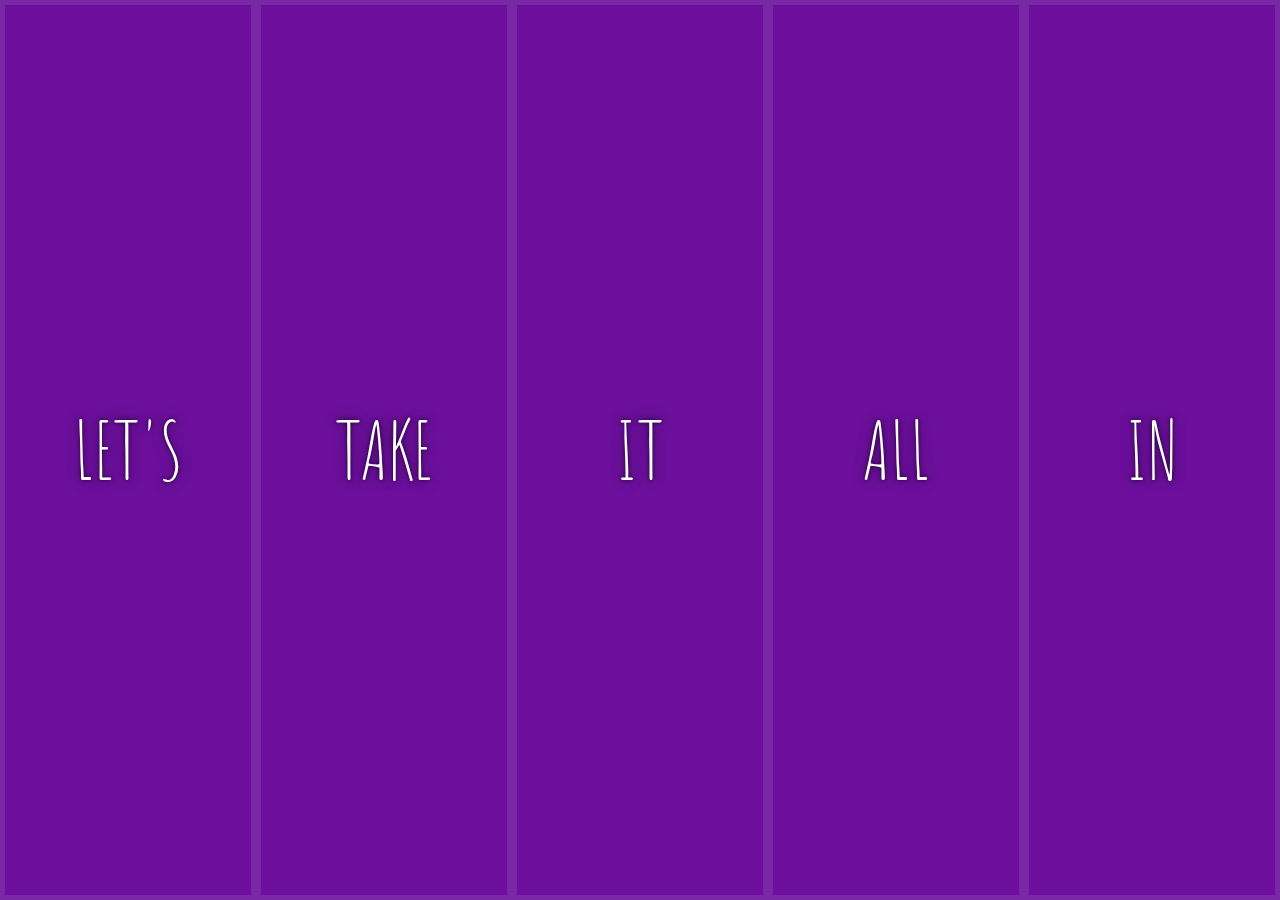
<file: 05-flex-panel-display/index.html>
<!DOCTYPE html>
<html lang="en">
  <head>
    <meta charset="UTF-8" />
    <title>Flex Panels 💪</title>
    <link
      href="https://fonts.googleapis.com/css?family=Amatic+SC"
      rel="stylesheet"
      type="text/css"
    />
    <link rel="stylesheet" href="./style.css">
  </head>
  <body>
    <div class="panels">
      <div class="panel panel1">
        <p>Hey</p>
        <p>Let's</p>
        <p>Dance</p>
      </div>
      <div class="panel panel2">
        <p>Give</p>
        <p>Take</p>
        <p>Receive</p>
      </div>
      <div class="panel panel3">
        <p>Experience</p>
        <p>It</p>
        <p>Today</p>
      </div>
      <div class="panel panel4">
        <p>Give</p>
        <p>All</p>
        <p>You can</p>
      </div>
      <div class="panel panel5">
        <p>Life</p>
        <p>In</p>
        <p>Motion</p>
      </div>
    </div>
    <script src="./index.js"></script>
  </body>
</html>
</file>
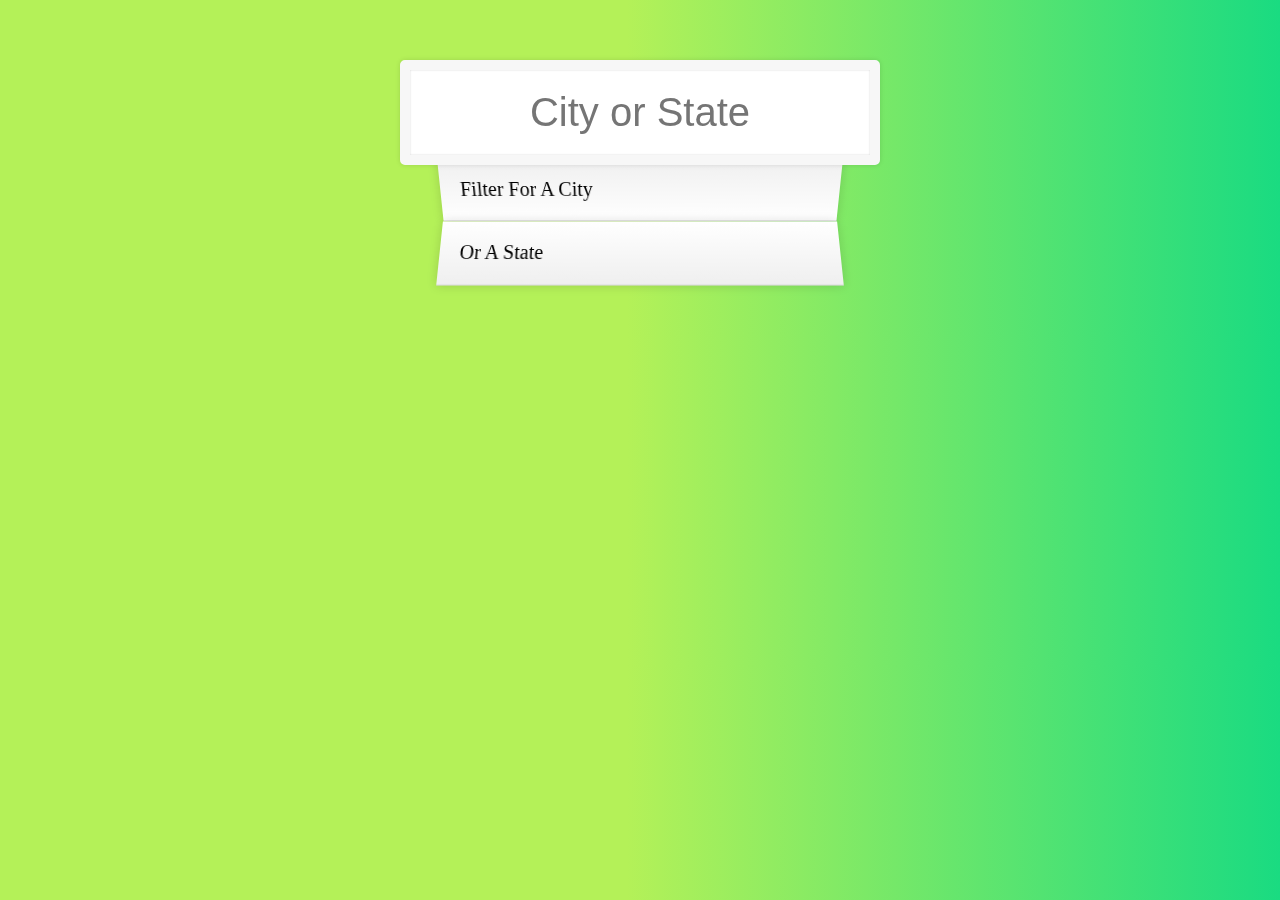
<file: 06-type-ahead/index.html>
<!DOCTYPE html>
<html lang="en">
<head>
  <meta charset="UTF-8">
  <title>Type Ahead 👀</title>
  <link rel="stylesheet" href="style.css">
  <link rel="stylesheet" href="./style.css">
</head>
<body>

  <form class="search-form">
    <input type="text" class="search" placeholder="City or State">
    <ul class="suggestions">
      <li>Filter for a city</li>
      <li>or a state</li>
    </ul>
  </form>
  <script src="./index.js"></script>
</body>
</html>
</file>
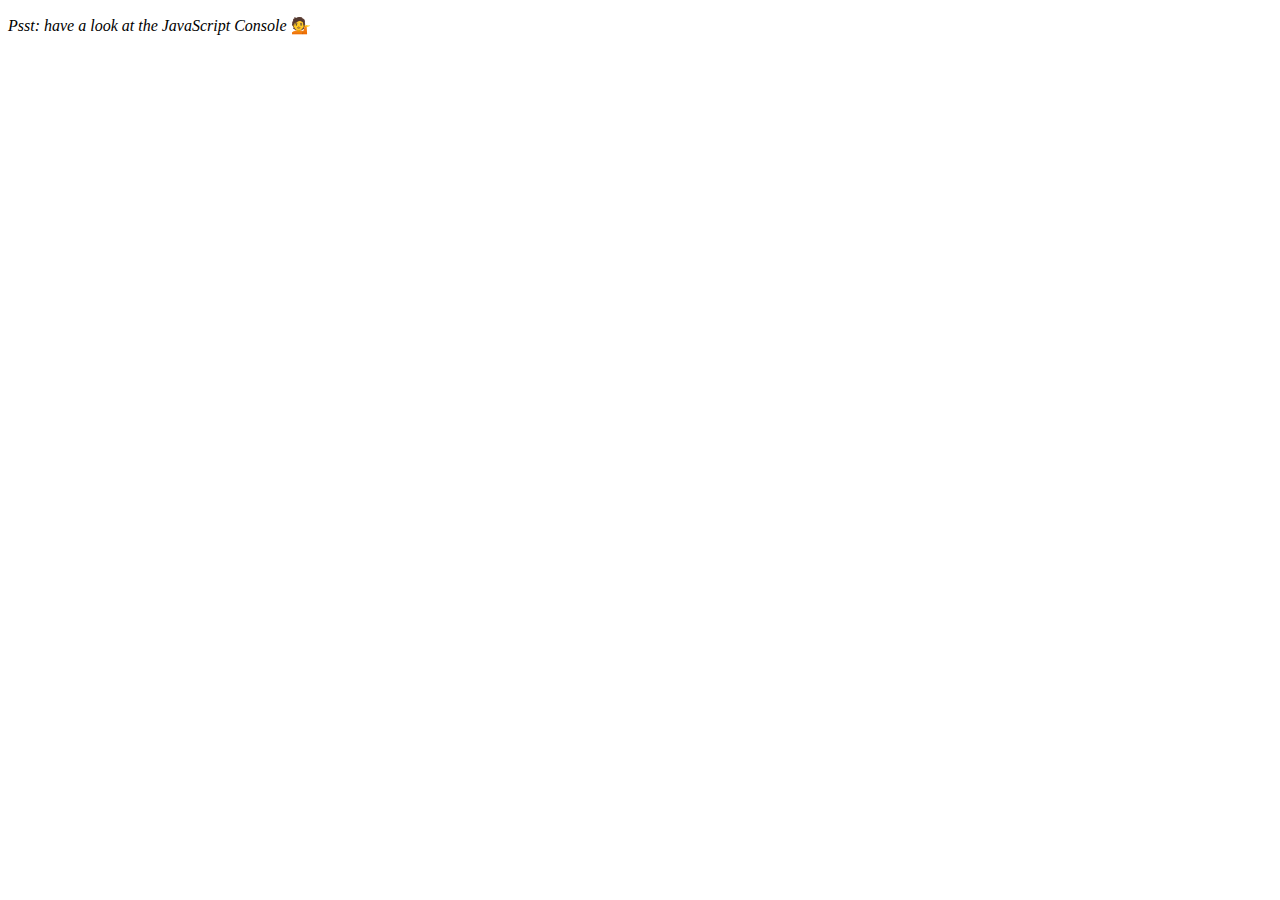
<file: 07-array-cardio-2/index.html>
<!DOCTYPE html>
<html lang="en">
<head>
  <meta charset="UTF-8">
  <title>Array Cardio 💪💪</title>
</head>
<body>
  <p><em>Psst: have a look at the JavaScript Console</em> 💁</p>
  <script src="./index.js"></script>
</body>
</html>
</file>
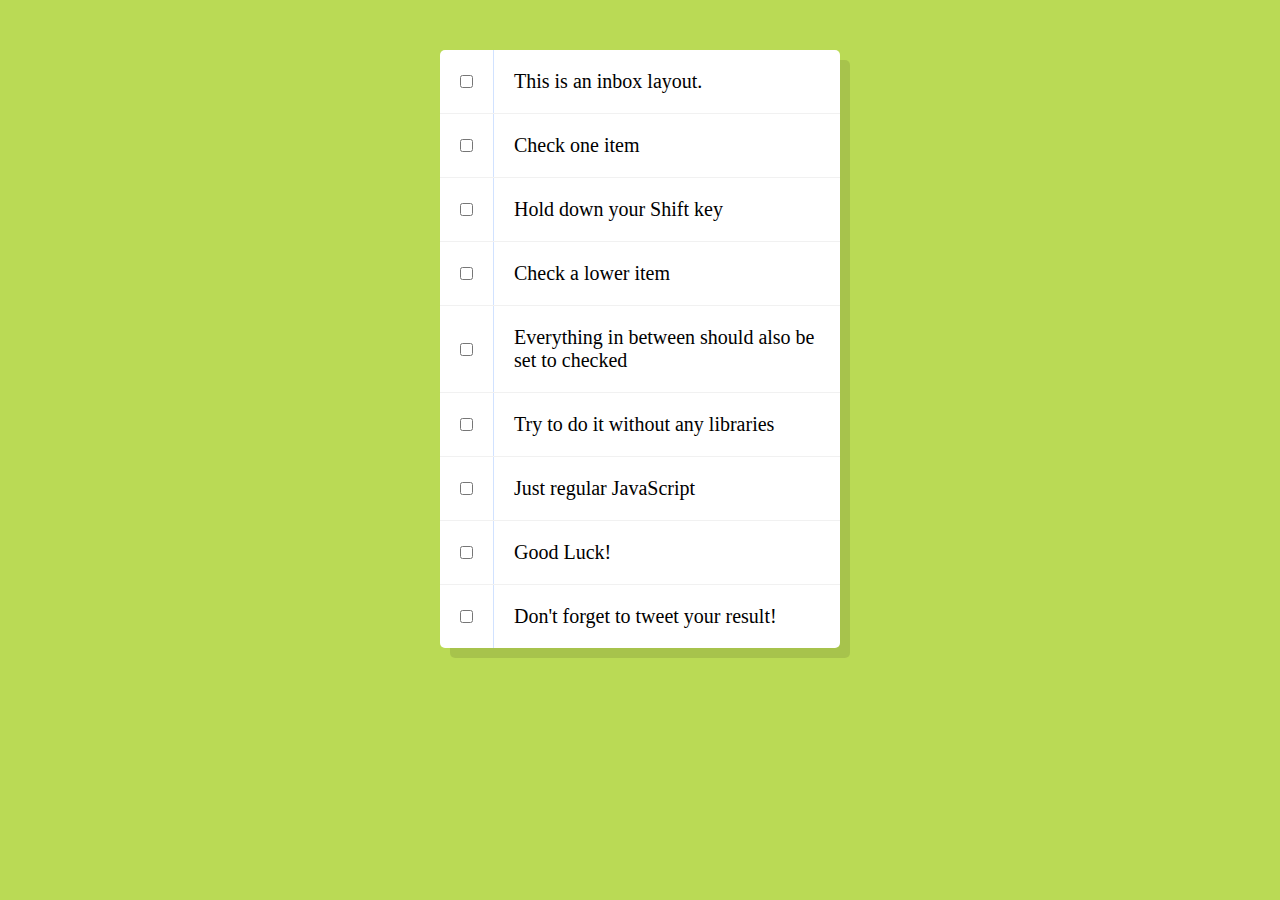
<file: 10-hold-shift-checkboxes/index.html>
<!DOCTYPE html>
<html lang="en">
  <head>
    <meta charset="UTF-8" />
    <title>Hold Shift to Check Multiple Checkboxes</title>
    <link rel="stylesheet" href="./style.css">
  </head>
    <!--
   The following is a common layout you would see in an email client.
   When a user clicks a checkbox, holds Shift, and then clicks another checkbox a few rows down, all the checkboxes inbetween those two checkboxes should be checked.
  -->
    <div class="inbox">
      <div class="item">
        <input type="checkbox" />
        <p>This is an inbox layout.</p>
      </div>
      <div class="item">
        <input type="checkbox" />
        <p>Check one item</p>
      </div>
      <div class="item">
        <input type="checkbox" />
        <p>Hold down your Shift key</p>
      </div>
      <div class="item">
        <input type="checkbox" />
        <p>Check a lower item</p>
      </div>
      <div class="item">
        <input type="checkbox" />
        <p>Everything in between should also be set to checked</p>
      </div>
      <div class="item">
        <input type="checkbox" />
        <p>Try to do it without any libraries</p>
      </div>
      <div class="item">
        <input type="checkbox" />
        <p>Just regular JavaScript</p>
      </div>
      <div class="item">
        <input type="checkbox" />
        <p>Good Luck!</p>
      </div>
      <div class="item">
        <input type="checkbox" />
        <p>Don't forget to tweet your result!</p>
      </div>
    </div>
    <script src="./index.js"></script>
  </body>
</html>
</file>
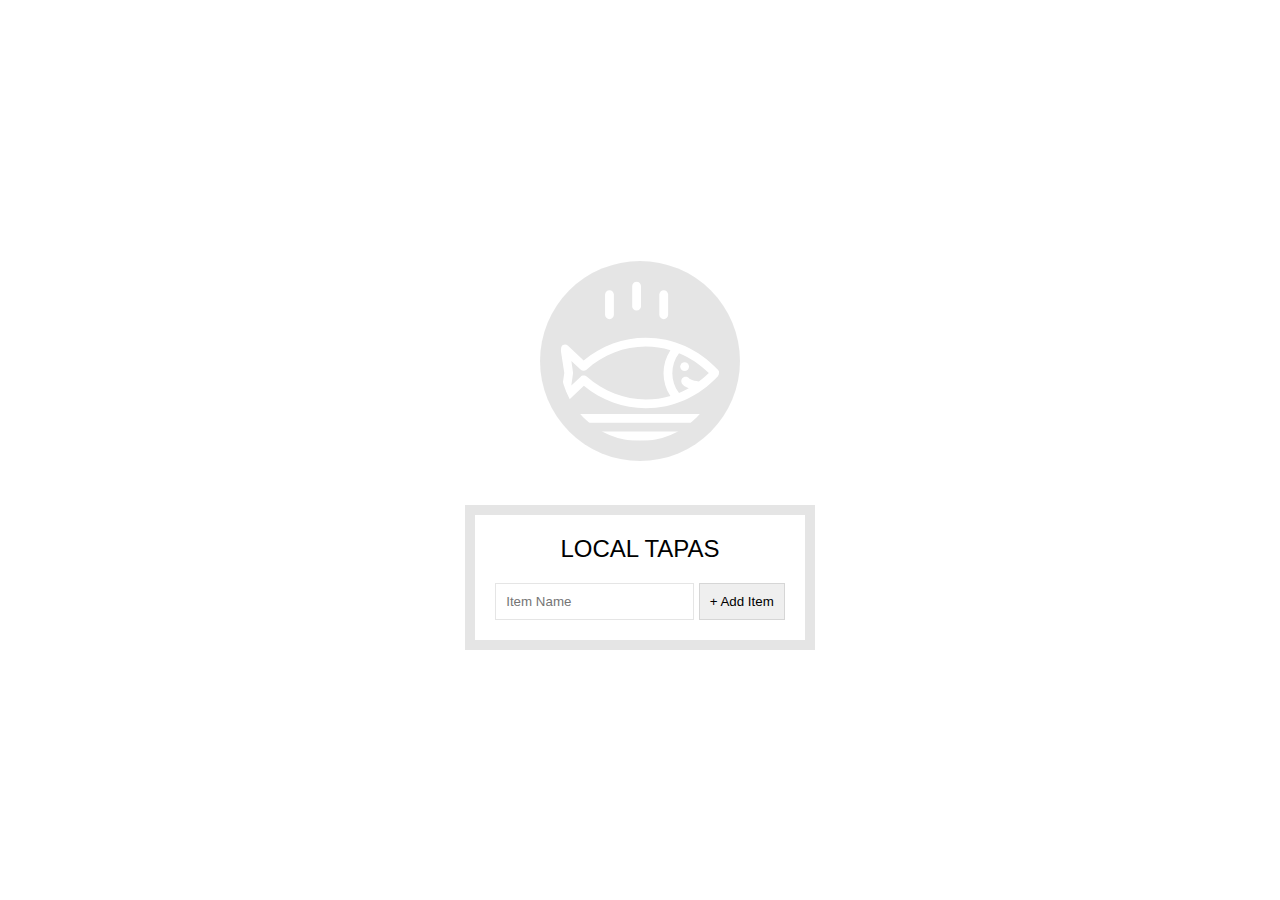
<file: 15-local-storage/index.html>
<!DOCTYPE html>
<html lang="en">
<head>
  <meta charset="UTF-8">
  <title>LocalStorage</title>
  <link rel="stylesheet" href="./style.css">
</head>
<body>
  <!--
      Fish SVG Cred:
      https://thenounproject.com/search/?q=fish&i=589236
   -->

   <svg xmlns="http://www.w3.org/2000/svg" xmlns:xlink="http://www.w3.org/1999/xlink" version="1.1" x="0px" y="0px" viewBox="0 0 512 512" enable-background="new 0 0 512 512" xml:space="preserve"><g><path d="M495.9,425.3H16.1c-5.2,0-10.1,2.9-12.5,7.6c-2.4,4.7-2.1,10.3,0.9,14.6l39,56.4c2.6,3.8,7,6.1,11.6,6.1h401.7   c4.6,0,9-2.3,11.6-6.1l39-56.4c3-4.3,3.3-9.9,0.9-14.6C506,428.2,501.1,425.3,495.9,425.3z M449.4,481.8H62.6L43,453.6H469   L449.4,481.8z"/><path d="M158.3,122c7.8,0,14.1-6.3,14.1-14.1V43.4c0-7.8-6.3-14.1-14.1-14.1c-7.8,0-14.1,6.3-14.1,14.1v64.5   C144.2,115.7,150.5,122,158.3,122z"/><path d="M245.1,94.7c7.8,0,14.1-6.3,14.1-14.1V16.1c0-7.8-6.3-14.1-14.1-14.1C237.3,2,231,8.3,231,16.1v64.5   C231,88.4,237.3,94.7,245.1,94.7z"/><path d="M331.9,122c7.8,0,14.1-6.3,14.1-14.1V43.4c0-7.8-6.3-14.1-14.1-14.1s-14.1,6.3-14.1,14.1v64.5   C317.8,115.7,324.1,122,331.9,122z"/><path d="M9.6,385.2c5.3,2.8,11.8,1.9,16.2-2.2l50.6-47.7c56.7,46.5,126.6,71.9,198.3,71.9c0,0,0,0,0,0   c87.5,0,169.7-36.6,231.4-103.2c5-5.4,5-13.8,0-19.2c-61.8-66.5-144-103.2-231.4-103.2c-72,0-142.2,25.6-199,72.5l-50-47.1   c-4.4-4.1-10.9-5-16.2-2.2c-5.3,2.8-8.3,8.7-7.4,14.6l11.6,75L2.2,370.6C1.3,376.5,4.2,382.4,9.6,385.2z M380.9,230.8   c34.9,14.3,67.2,35.7,95.3,63.6c-10.1,10-20.8,19.2-31.9,27.5c-22.4-3.3-29.6-8.8-30.7-9.7c-4-5.7-11.8-7.7-18.1-4.4   c-6.9,3.6-9.5,12.2-5.9,19.1c1.9,3.5,7.3,10.3,22.4,16c-10.1,5.7-20.5,10.7-31.1,15.1C352.4,320.2,352.4,268.6,380.9,230.8z    M36.3,255.6l29.4,27.7c5.3,5,13.6,5.1,19.1,0.3c53.2-47.6,120.7-73.7,190-73.7c26.9,0,53.2,3.9,78.5,11.3   c-29.3,44.6-29.3,102,0,146.6c-25.3,7.4-51.6,11.3-78.5,11.3c-69,0-136.3-26-189.4-73.2c-2.7-2.4-13.4-6.3-19.1,0.3l-30.1,28.3   l5.7-40C42.2,293,36.3,255.6,36.3,255.6z"/><circle cx="398.8" cy="273.8" r="14.1"/></g></svg>

  <div class="wrapper">
    <h2>LOCAL TAPAS</h2>
    <p></p>
    <ul class="plates">
      <li>Loading Tapas...</li>
    </ul>
    <form class="add-items">
      <input type="text" name="item" placeholder="Item Name" required>
      <input type="submit" value="+ Add Item">
    </form>
  </div>

  <script src="./index.js"></script>

</body>
</html>
</file>
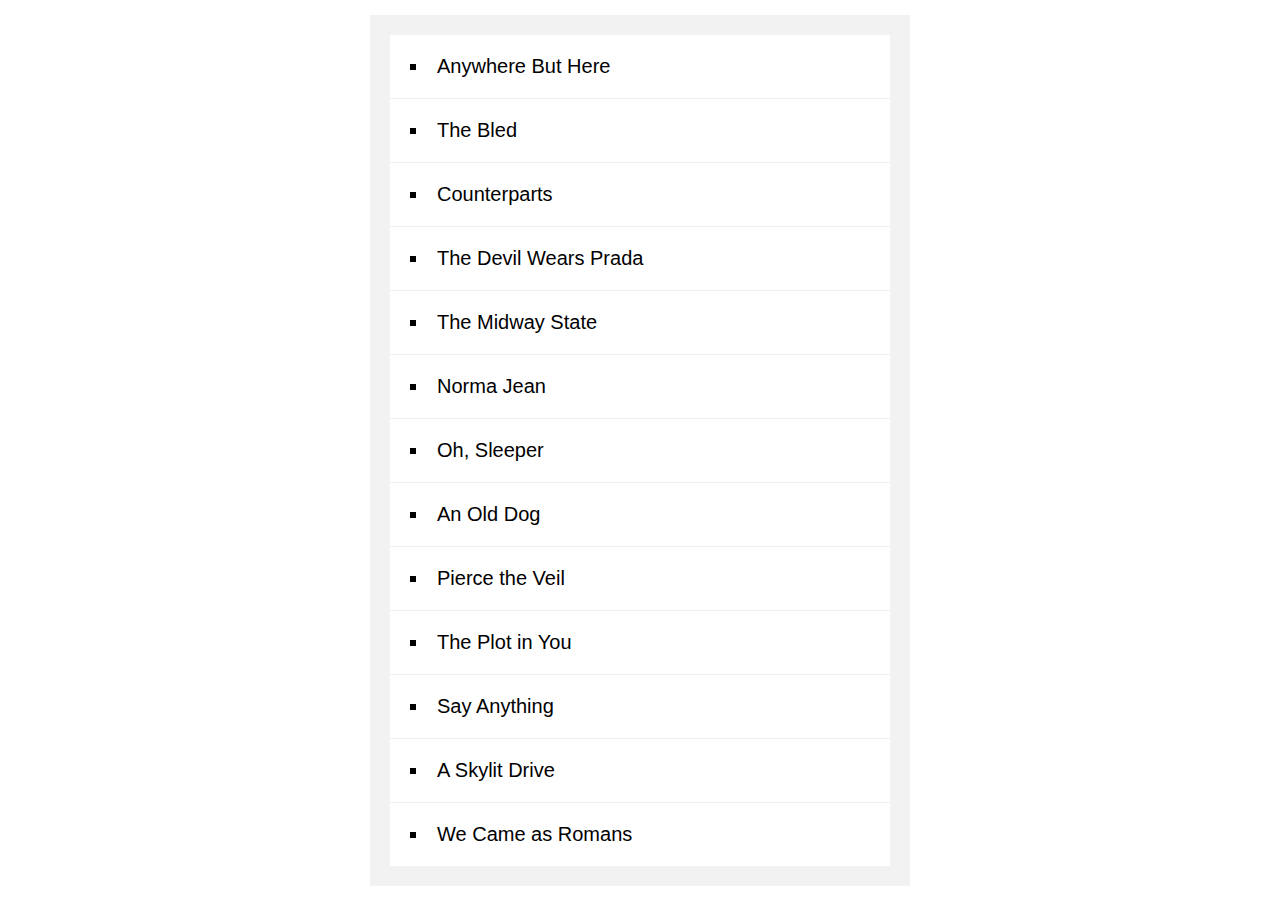
<file: 17-sorting-band-name-with-sort/index.html>
<!DOCTYPE html>
<html lang="en">
<head>
    <meta charset="UTF-8">
    <meta name="viewport" content="width=device-width, initial-scale=1.0">
    <meta http-equiv="X-UA-Compatible" content="ie=edge">
    <title>Document</title>
    <link rel="stylesheet" href="./style.css">
</head>
<body>
    <ul id="bands">
        
    </ul>
    <script src="./index.js"></script>
</body>
</html>
</file>
<file: 01-drum-kit/style.css>
* {
  box-sizing: border-box;
  margin: 0px;
  padding: 0px;
}
body {
  background: linear-gradient(to left, rgb(47, 194, 162), rgb(68, 149, 216));
}
.container-drums {
  width: 50vw;
  height: 50vh;
  position: relative;
  left: 0;
  right: 0;
  bottom: 0;
  left: 0;
  margin: auto;
}


.keys{
  margin: 200px;
  display: grid;
  direction: row;
  grid-template-columns:repeat(1fr,7);
  grid-template-rows: auto;
  grid-auto-flow: column;
}

.key {
  height: 10vh;;
  background-color: rgba(245, 245, 245, 0.568);
  margin: 10px;
  justify-content: center;
  text-align: center;
  align-content: center;
  display: grid;
  justify-items: center;
  border-radius: 10px;
}

.playing{
  transform-origin: center;
  animation: animate 0.1s both;
}

@keyframes animate{
   0%{
     transform: scale(1.1);
   }
   51%{
    transform: scale(1);
   }
   100%{
    transform: scale(1.1);
  }
}
</file>
<file: 05-flex-panel-display/style.css>
html {
  box-sizing: border-box;
  background: #ffc600;
  font-family: "helvetica neue";
  font-size: 20px;
  font-weight: 200;
}

body {
  margin: 0;
}

*,
*:before,
*:after {
  box-sizing: inherit;
}
.panels {
  display: flex;
  min-height: 100vh;
  overflow: hidden;
}
.panel {
  flex: 1;
  display: flex;
  background: #6b0f9c;
  box-shadow: inset 0 0 0 5px rgba(255, 255, 255, 0.1);
  color: white;
  text-align: center;
  align-items: center;
  /* Safari transitionend event.propertyName === flex */
  /* Chrome + FF transitionend event.propertyName === flex-grow */
  transition: font-size 0.7s cubic-bezier(0.61, -0.19, 0.7, -0.11),
    flex 0.7s cubic-bezier(0.61, -0.19, 0.7, -0.11), background 0.2s;
  font-size: 20px;
  background-size: cover;
  background-position: center;
  flex-direction: column;
}
.panel1 {
  background-image: url(https://images.pexels.com/photos/765062/pexels-photo-765062.jpeg?auto=compress&cs=tinysrgb&dpr=1&w=500);
}
.panel2 {
  background-image: url(https://images.pexels.com/photos/67823/match-matches-sticks-lighter-67823.jpeg?auto=compress&cs=tinysrgb&dpr=1&w=500);
}
.panel3 {
  background-image: url(https://images.pexels.com/photos/716398/pexels-photo-716398.jpeg?auto=compress&cs=tinysrgb&dpr=1&w=500);
}
.panel4 {
  background-image: url(https://images.pexels.com/photos/2459870/pexels-photo-2459870.png?auto=compress&cs=tinysrgb&dpr=1&w=500);
}
.panel5 {
  background-image: url(https://images.pexels.com/photos/1671643/pexels-photo-1671643.jpeg?auto=compress&cs=tinysrgb&dpr=1&w=500);
}
/* Flex Children */
.panel > * {
  margin: 0;
  width: 100%;
  transition: transform 0.5s;
  display: flex;
  flex: 1 0 auto;
  justify-content: center;
  align-items: center;
}
.panel > *:first-child {
  transform: translateY(-100%);
}
.panel > *:last-child {
  transform: translateY(100%);
}
.panel.open-active > *:first-child {
  transform: translateY(0%);
}
.panel.open-active > *:last-child {
  transform: translateY(0%);
}
.panel p {
  text-transform: uppercase;
  font-family: "Amatic SC", cursive;
  text-shadow: 0 0 4px rgba(0, 0, 0, 0.72), 0 0 14px rgba(0, 0, 0, 0.45);
  font-size: 2em;
}

.panel p:nth-child(2) {
  font-size: 4em;
}

.panel.open {
  font-size: 40px;
  flex:5;
}
</file>
<file: 06-type-ahead/style.css>
html {
    box-sizing: border-box;
    background: linear-gradient(to left, rgb(26, 219, 129) 0%, rgb(180, 241, 88) 51%);
    font-family: 'helvetica neue';
    font-size: 20px;
    font-weight: 200;
  }
  
  *, *:before, *:after {
    box-sizing: inherit;
  }
  
  input {
    width: 100%;
    padding: 20px;
  }
  
  .search-form {
    max-width: 400px;
    margin: 50px auto;
  }
  
  input.search {
    margin: 0;
    text-align: center;
    outline: 0;
    border: 10px solid #F7F7F7;
    width: 120%;
    left: -10%;
    position: relative;
    top: 10px;
    z-index: 2;
    border-radius: 5px;
    font-size: 40px;
    box-shadow: 0 0 5px rgba(0, 0, 0, 0.12), inset 0 0 2px rgba(0, 0, 0, 0.19);
  }
  
  .suggestions {
    margin: 0;
    padding: 0;
    position: relative;
    /*perspective: 20px;*/
  }
  
  .suggestions li {
    background: white;
    list-style: none;
    border-bottom: 1px solid #D8D8D8;
    box-shadow: 0 0 10px rgba(0, 0, 0, 0.14);
    margin: 0;
    padding: 20px;
    transition: background 0.2s;
    display: flex;
    justify-content: space-between;
    text-transform: capitalize;
  }
  
  .suggestions li:nth-child(even) {
    transform: perspective(100px) rotateX(3deg) translateY(2px) scale(1.001);
    background: linear-gradient(to bottom,  #ffffff 0%,#EFEFEF 100%);
  }
  
  .suggestions li:nth-child(odd) {
    transform: perspective(100px) rotateX(-3deg) translateY(3px);
    background: linear-gradient(to top,  #ffffff 0%,#EFEFEF 100%);
  }
  
  span.population {
    font-size: 15px;
  }
  
  .hl {
    background: #ffc600;
  }

  .hl2{
    background: greenyellow;
  }
</file>
<file: 10-hold-shift-checkboxes/style.css>
html {
  font-family: sans-serif;
  background: #bada55;
}
.inbox {
  max-width: 400px;
  margin: 50px auto;
  background: white;
  border-radius: 5px;
  box-shadow: 10px 10px 0 rgba(0, 0, 0, 0.1);
}
.item {
  display: flex;
  align-items: center;
  border-bottom: 1px solid #f1f1f1;
}
.item:last-child {
  border-bottom: 0;
}
input:checked + p {
  background: #f9f9f9;
  text-decoration: line-through;
}
input[type="checkbox"] {
  margin: 20px;
}
p {
  margin: 0;
  padding: 20px;
  transition: background 0.2s;
  flex: 1;
  font-family: "helvetica neue";
  font-size: 20px;
  font-weight: 200;
  border-left: 1px solid #d1e2ff;
}
</file>
<file: 15-local-storage/style.css>
html {
  box-sizing: border-box;
  background: url("http://wes.io/hx9M/oh-la-la.jpg") center no-repeat;
  background-size: cover;
  min-height: 100vh;
  display: flex;
  justify-content: center;
  align-items: center;
  text-align: center;
  font-family: Futura, "Trebuchet MS", Arial, sans-serif;
}

*,
*:before,
*:after {
  box-sizing: inherit;
}

svg {
  fill: white;
  background: rgba(0, 0, 0, 0.1);
  padding: 20px;
  border-radius: 50%;
  width: 200px;
  margin-bottom: 50px;
}

.wrapper {
  padding: 20px;
  max-width: 350px;
  background: rgba(255, 255, 255, 0.95);
  box-shadow: 0 0 0 10px rgba(0, 0, 0, 0.1);
}

h2 {
  text-align: center;
  margin: 0;
  font-weight: 200;
}

.plates {
  margin: 0;
  padding: 0;
  text-align: left;
  list-style: none;
}

.plates li {
  border-bottom: 1px solid rgba(0, 0, 0, 0.2);
  padding: 10px 0;
  font-weight: 100;
  display: flex;
}

.plates label {
  flex: 1;
  cursor: pointer;
}

.plates input {
  display: none;
}

.plates input + label:before {
  content: "⬜️";
  margin-right: 10px;
}

.plates input:checked + label:before {
  content: "🌮";
}

.add-items {
  margin-top: 20px;
}

.add-items input {
  padding: 10px;
  outline: 0;
  border: 1px solid rgba(0, 0, 0, 0.1);
}
</file>
<file: 17-sorting-band-name-with-sort/style.css>
body {
    margin: 0;
    font-family: sans-serif;
    background: url("https://source.unsplash.com/nDqA4d5NL0k/2000x2000");
    background-size: cover;
    display: flex;
    align-items: center;
    min-height: 100vh;
  }
  #bands {
    list-style: inside square;
    font-size: 20px;
    background: white;
    width: 500px;
    margin: auto;
    padding: 0;
    box-shadow: 0 0 0 20px rgba(0, 0, 0, 0.05);
  }
  
  #bands li {
    border-bottom: 1px solid #efefef;
    padding: 20px;
  }
  
  #bands li:last-child {
    border-bottom: 0;
  }
  a {
    color: #ffc600;
    text-decoration: none;
  }
</file>
